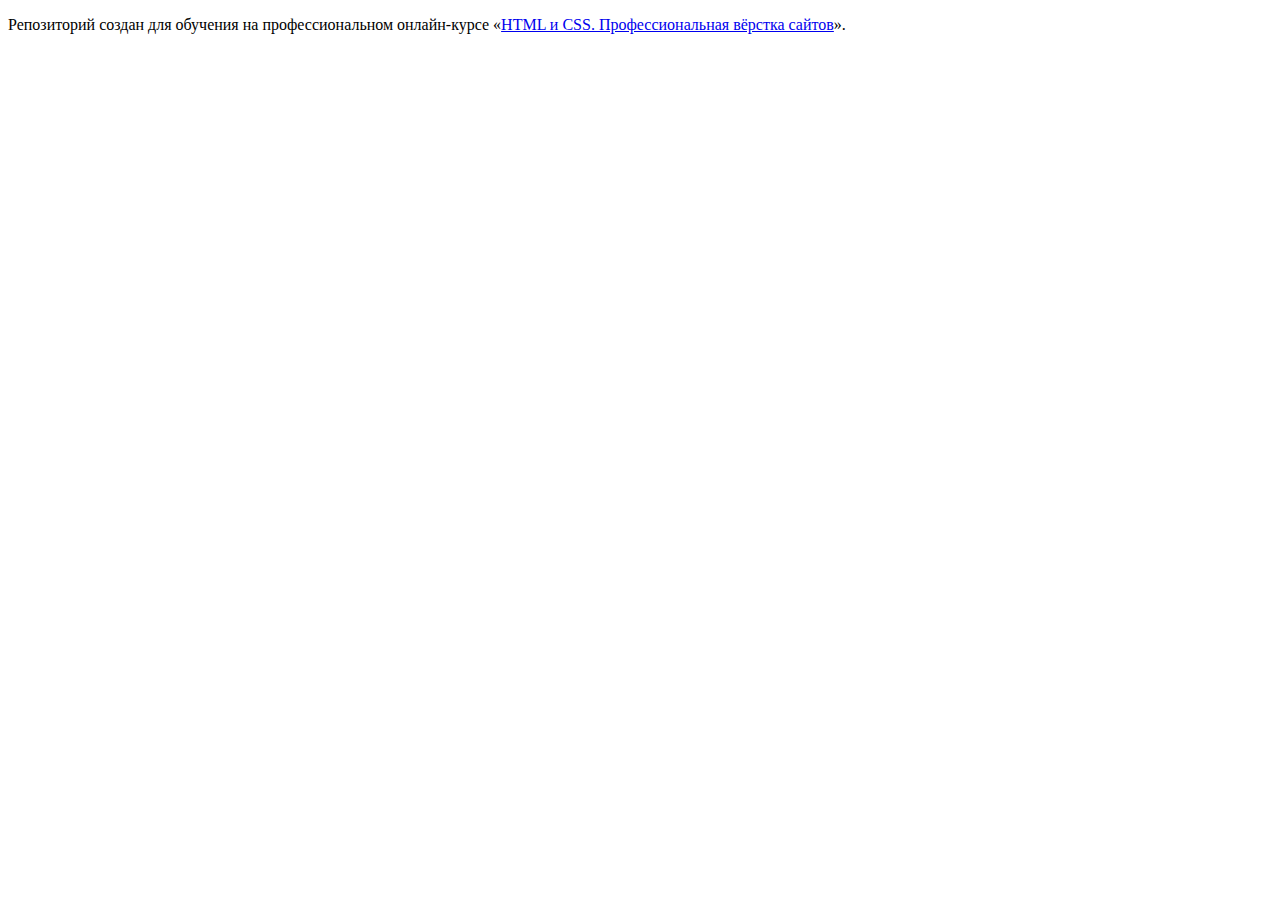
<file: index.html>
<!DOCTYPE html>
<html lang="ru">
  <head>
    <meta charset="utf-8">
    <title>HTML Academy: Седона</title>
  </head>
  <body>

    <p>Репозиторий создан для обучения на профессиональном онлайн‑курсе «<a href="https://htmlacademy.ru/intensive/htmlcss">HTML и CSS. Профессиональная вёрстка сайтов</a>».</p>

  </body>
</html>
</file>
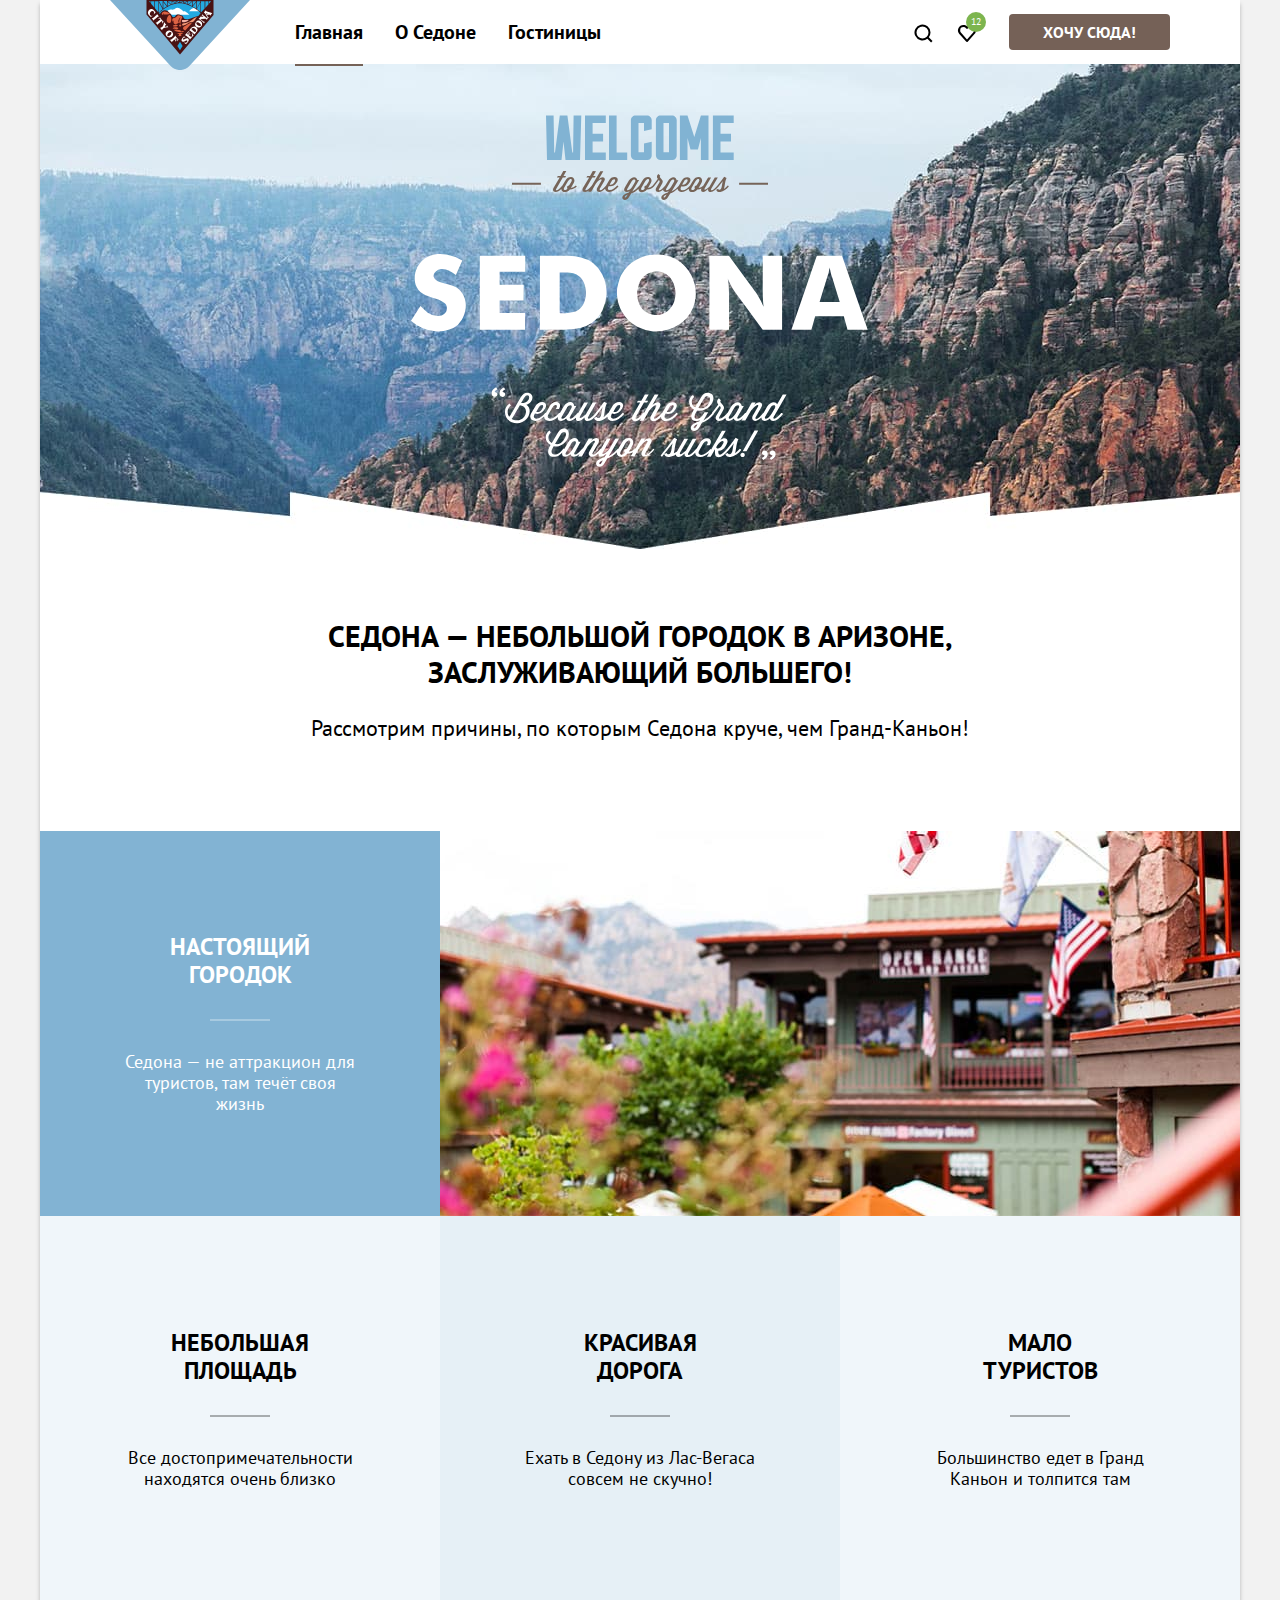
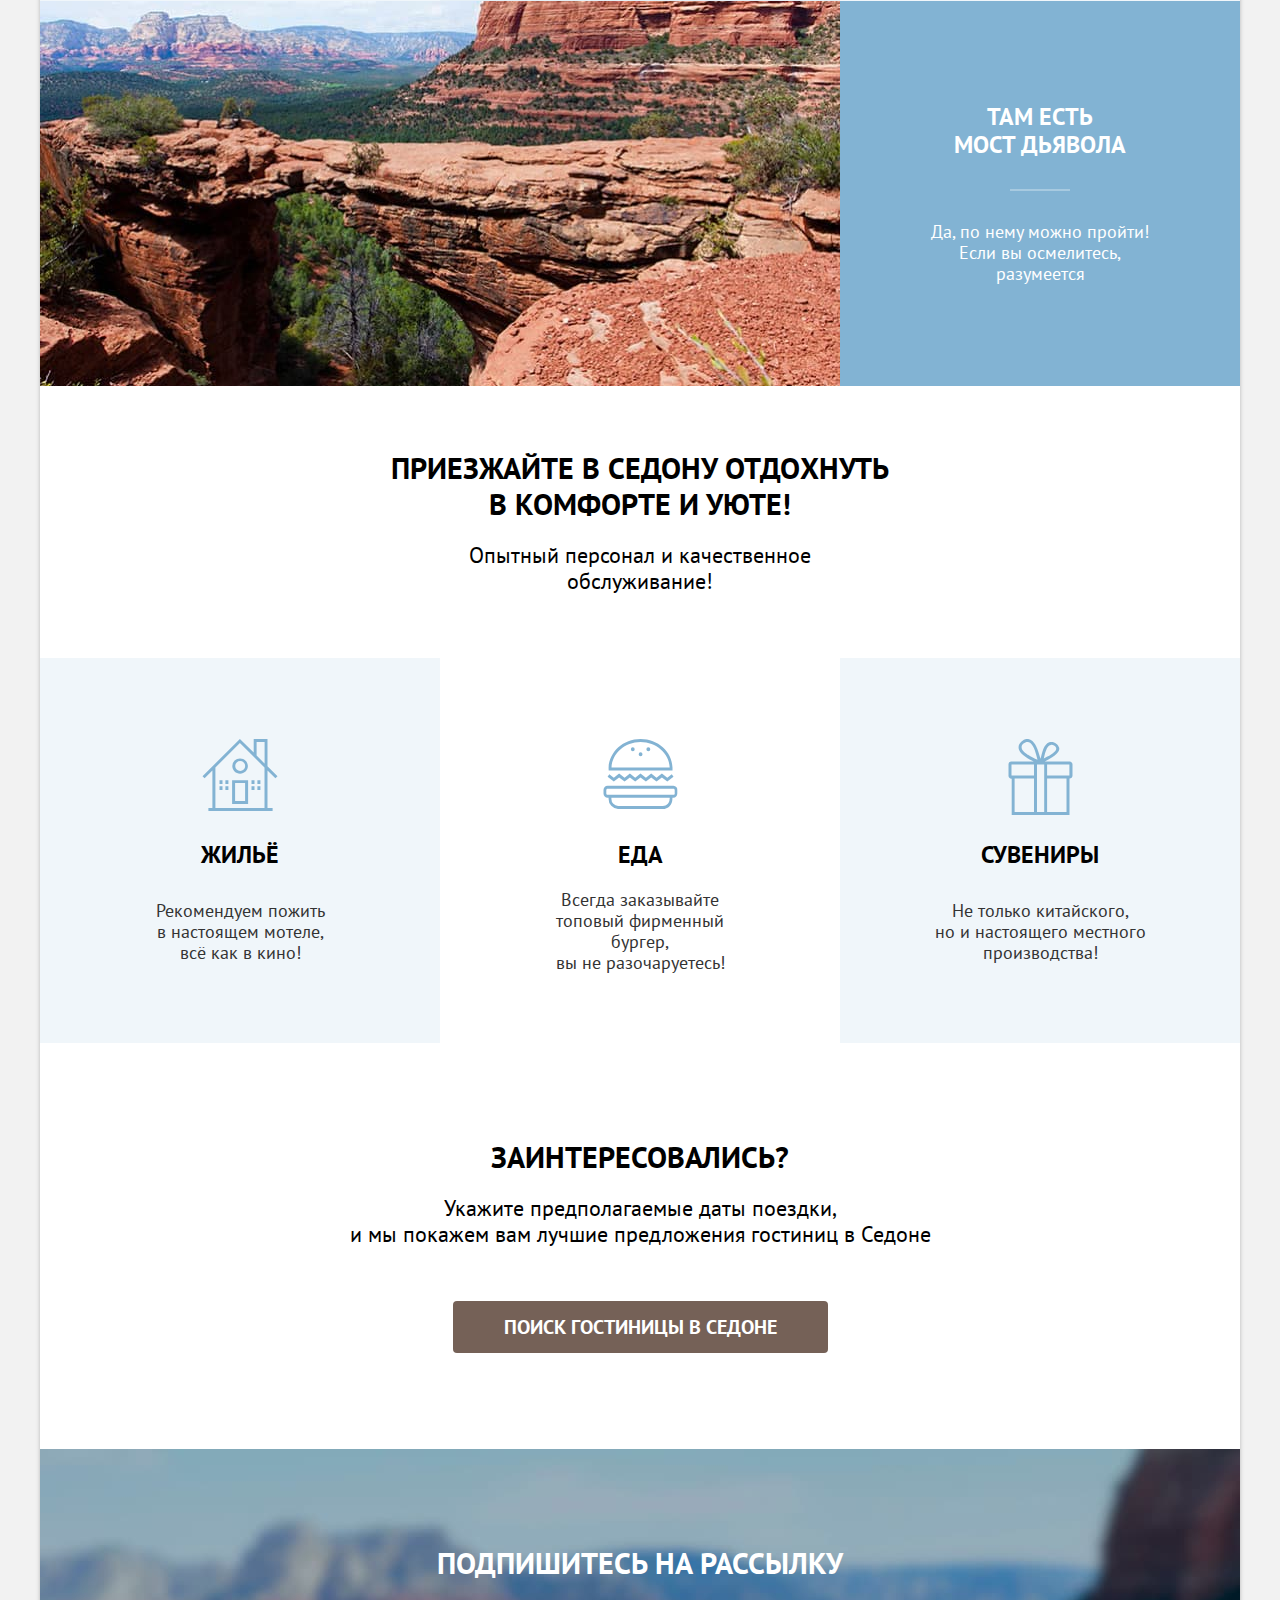
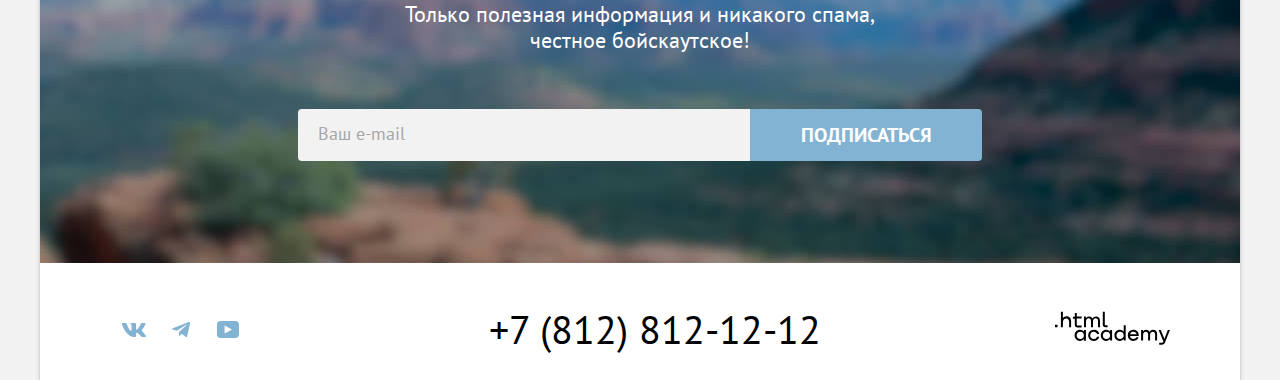
<file: 1/index.html>
<!DOCTYPE html>
<html lang="ru">

  <head>
    <meta charset="utf-8">
    <link rel="icon" type="image/png" sizes="32x32" href="images/favicon.png">
    <title>HTML Academy: Седона</title>
    <link rel="stylesheet" href="styles/styles.css">
    <base href="https://htmlacademy-htmlcss.github.io/2631655-sedona-2/1/">
</head>

  <body>

    <header class="page-header" data-test="header">
      <nav class="navigation">

        <a class="page-header__logo" href="index.html" aria-current="page"><img src="images/logo.svg" width="140"
            height="70"
            alt="Логотип: изображен в виде перевернутой пирамиды внутри которой изображены горы, а нижняя часть пирамиды изображена в виде моста"><span
            class="visually-hidden">Логотип сайта</span></a>
        <ul class="navigation__list">
          <li class="navigation__item navigation__item-main"><a class="navigation__link" href="#"
              aria-current="page">Главная</a></li>
          <li class="navigation__item"><a class="navigation__link" href="#">О Седоне</a></li>
          <li class="navigation__item"><a class="navigation__link" href="catalog.html">Гостиницы</a></li>
        </ul>

        <ul class="navigation__list navigation-user">
          <li class="navigation__item"><a class="navigation-user__link search-icon" href="#"><svg role="img"
                aria-label="Иконка поиска в виде лупы" aria-hidden="true" focusable="false"
                xmlns="http://www.w3.org/2000/svg" width="20" height="20" viewBox="0 0 20 20">
                <path
                  d="m19.5 18-3.7-3.7a8 8 0 0 0 1.7-4.8 8 8 0 1 0-3.1 6.3l3.7 3.7 1.4-1.5Zm-10-2.5a6 6 0 0 1-6-6 6 6 0 0 1 12 0 6 6 0 0 1-6 6Z" />
              </svg>
              <span class="visually-hidden">Поиск</span></a></li>
          <li class="navigation__item"><a class="navigation-user__link favorite-icon" href="#">
              <span class="visually-hidden">Избранное</span>
              <svg role="img" aria-label="Иконка избранного в виде сердечка" aria-hidden="true" focusable="false"
                xmlns="http://www.w3.org/2000/svg" width="20" height="20" viewBox="0 0 20 20">
                <path
                  d="M9.9 19a1 1 0 0 1-.8-.4l-7-7.9A5.4 5.4 0 0 1 6.5 2C7.8 2 9 2.5 10 3.3a5.5 5.5 0 0 1 9 4.1c0 1.3-.5 2.5-1.3 3.4l-7 7.9c-.2.2-.4.3-.8.3Zm-6-9.5 6.1 6.9 6.2-7c.5-.5.7-1.2.7-2 0-1.8-1.5-3.3-3.3-3.3-1 0-2 .5-2.7 1.3-.3.3-.6.4-.9.4-.3 0-.6-.2-.8-.4a3.7 3.7 0 0 0-2.7-1.3 3.3 3.3 0 0 0-3.3 3.3c-.1.9.3 1.6.7 2.1-.1 0-.1 0 0 0Z" />
              </svg></a><span class="favorite-icon__product-count">12</span></li>
          <li class="navigation__item"><a class="button navigation-user__link navigation-user__link-wanna-here"
              href="#">хочу сюда!</a></li>
        </ul>
      </nav>
    </header>

    <main class="main-page" data-test="main">

      <section class="hero" data-test="hero">
        <h1 class="visually-hidden">Седона — небольшой городок в Аризоне</h1>
        <img class="hero__img" src="images/welcome.svg" width="458" height="352"
          alt="Welcome to the gorgeous Sedona Because the Grand Canyon sucks!">
      </section>

      <section class="advantages" data-test="advantages">
        <h2 class="visually-hidden">Преимущества</h2>
        <h3 class="advantages__main-header">cедона — небольшой городок в аризоне, заслуживающий большего!</h3>
        <p class="advantages__main-text">Рассмотрим причины, по которым Седона круче, чем Гранд-Каньон!</p>


        <ul class="advantages__list">
          <li class="advantages__item">
            <div class="advantages__top-container">
              <h3 class="advantages__header">настоящий городок</h3>
              <p class="advantages__text">Седона — не аттракцион для туристов, там течёт своя
                жизнь</p>
            </div>
            <img class="advantages__img" src="images/true_town.jpg" width="800" height="385"
              alt="Двухэтажная постройка с кафе или рестораном">
          </li>

          <li class="advantages__item">
            <h3 class="advantages__header">небольшая площадь</h3>
            <p class="advantages__text">Все достопримечательности находятся очень близко</p>
          </li>
          <li class="advantages__item">
            <h3 class="advantages__header">красивая дорога</h3>
            <p class="advantages__text">Ехать в Седону из Лас-Вегаса совсем не скучно!</p>
          </li>
          <li class="advantages__item">
            <h3 class="advantages__header">мало туристов</h3>
            <p class="advantages__text">Большинство едет в Гранд Каньон и толпится там</p>
          </li>

          <li class="advantages__item">
            <img class="advantages__img" width="800" height="385" src="images/devil_bridge.jpg"
              alt="«Мост дьявола» из горных пород на фоне других гор">
            <div class="advantages__bottom-container">
              <h3 class="advantages__header">там есть мост дьявола</h3>
              <p class="advantages__text">Да, по нему можно пройти! Если вы осмелитесь,
                разумеется
              </p>
            </div>
          </li>
        </ul>
      </section>



      <section class="recommendations">
        <h2 class="recommendations__header">приезжайте в седону отдохнуть в комфорте и уюте!</h2>
        <p class="recommendations__main-text">Опытный персонал и качественное обслуживание!</p>


        <ul class="recommendations__list" data-test="service">
          <li class="recommendations__item">
            <span class="recommendations__description">жильё</span>
            <p class="recommendations__text">Рекомендуем пожить в&nbsp;настоящем мотеле,<br>всё как в кино!</p>
          </li>
          <li class="recommendations__item">
            <span class="recommendations__description">еда</span>
            <p class="recommendations__text">Всегда заказывайте<br>топовый фирменный бургер,<br>вы не разочаруетесь!</p>
          </li>
          <li class="recommendations__item">
            <span class="recommendations__description">сувениры</span>
            <p class="recommendations__text">Не только китайского,<br>но и настоящего местного производства!</p>
          </li>
        </ul>
      </section>



      <section class="hotel-search" data-test="search">
        <div class="hotel-search__container">
          <h2 class="visually-hidden">Поиск гостиницы</h2>
          <span class="hotel-search__subtitle">Заинтересовались?</span>
          <p class="hotel-search__text">Укажите предполагаемые даты поездки,<br>и мы покажем вам лучшие предложения
            гостиниц
            в
            Седоне</p>
          <button class="hotel-search__button button" type="button">поиск гостиницы в седоне</button>
        </div>
      </section>

      <section class="newsletter" data-test="subscribe">
        <h2 class="visually-hidden">Новостная рассылка</h2>
        <span class="newsletter__header">подпишитесь на рассылку</span>
        <p class="newsletter__text">Только полезная информация и никакого спама, честное бойскаутское!</p>
        <form class="newsletter__form" action="https://echo.htmlacademy.ru/" method="post">
          <label class="visually-hidden" for="newsletter-email">Email</label>
          <input type="email" placeholder="Ваш e-mail" name="newsletter-date" id="newsletter-email" required><button
            class="newsletter__button button" type="submit">подписаться</button>
        </form>
      </section>
    </main>

    <footer class="footer" data-test="footer">
      <div class="footer__container">
        <section class="footer__social">
          <h2 class="visually-hidden">Социальные сети</h2>
          <ul class="footer__list">
            <li class="footer__item"><a class="footer__link-socials link-socials__vk"
                href="https://vk.com/htmlacademy"><svg role="img" aria-label="Логотип сайта Вконтакте"
                  xmlns="http://www.w3.org/2000/svg" width="24" height="14" viewBox="0 0 24 14">
                  <path fill-rule="evenodd"
                    d="M23.4 1c.2-.6 0-1-.7-1H20c-.6 0-1 .3-1.1.7 0 0-1.3 3.2-3.2 5.3-.7.6-1 .8-1.3.8-.1 0-.4-.2-.4-.7V.9c0-.6-.2-.9-.7-.9H9.2c-.5 0-.7.3-.7.6 0 .6 1 .8 1 2.5V7c0 .8-.1 1-.5 1-.9 0-3-3.2-4.3-6.9-.3-.7-.5-1-1.2-1H1C.1 0 0 .3 0 .7c0 .7.9 4.1 4.1 8.6 2.2 3 5.3 4.7 8 4.7 1.7 0 2-.4 2-1v-2.3c0-.8 0-.9.6-.9.4 0 1 .2 2.6 1.7 1.8 1.7 2.1 2.5 3.1 2.5H23c.8 0 1.2-.4 1-1.1-.3-.7-1.1-1.8-2.3-3L20 8c-.4-.5-.3-.7 0-1.1 0 0 3.2-4.4 3.5-6Z"
                    clip-rule="evenodd" />
                </svg>
                <span class="visually-hidden">Вконтакте</span>
              </a>
            </li>
            <li class="footer__item"><a class="footer__link-socials link-socials__telegram"
                href="https://t.me/htmlacademy"><svg role="img" aria-label="Логотип программы Телеграм"
                  xmlns="http://www.w3.org/2000/svg" width="18" height="16" viewBox="0 0 18 16">
                  <path
                    d="M16.8.1.8 6.2c-1 .5-1 1-.2 1.4l4.1 1.2 9.5-6c.5-.2.9 0 .5.2l-7.6 7-.3 4.2c.4 0 .6-.2.8-.4l2-2 4.1 3c.8.5 1.3.3 1.5-.6L18 1.4c.3-1.1-.4-1.6-1.1-1.3Z" />
                </svg>
                <span class="visually-hidden">Телеграм</span>
              </a>
            </li>
            <li class="footer__item"><a class="footer__link-socials link-socials__youtube"
                href="https://www.youtube.com/user/htmlacademyru">
                <svg role="img" aria-label="Логотип сайта Ютуб" xmlns="http://www.w3.org/2000/svg" width="22"
                  height="17" viewBox="0 0 22 17">
                  <path
                    d="M18.6 0H3.2C1.3 0 0 1.6 0 3.4v10c0 2 1.3 3.6 3.2 3.6h15.6c1.7 0 3.2-1.6 3.2-3.4V3.4C21.8 1.6 20.5 0 18.6 0Zm-11 12.5v-8l7.4 4-7.3 4Z" />
                </svg>
                <span class="visually-hidden">Ютуб</span>
              </a>
            </li>
          </ul>
        </section>

        <section class="footer__contacts">
          <h2 class="visually-hidden">Контакты</h2>
          <a class="footer__phone" href="tel:+7(812)812-12-12">+7 (812) 812-12-12</a>
        </section>

        <section class="footer__about">
      <h2 class="visually-hidden">Логотип сайта разработчика</h2>
          <a class="footer__about-link" href="https://htmlacademy.ru/"><svg role="img"
              aria-label="Логотип сайта разработчика HTML Academy" xmlns="http://www.w3.org/2000/svg" width="115"
              height="34" viewBox="0 0 115 34">
              <path
                d="M0 13.7v2.6h2.5v-2.6H0ZM11.6 5.3C10 5.3 8.8 6 8 7h-.1V.8h-2v15.5h2V11c0-2 1.3-3.6 3.3-3.6 1.8 0 2.9 1.4 2.9 3.2v5.7h2v-6c.1-3-1.8-5-4.5-5ZM26.6 5.6h-4.8V2h-2v3.8h-1.9v2h1.9v6c0 1.7 1 2.7 2.7 2.7h4.1v-2h-3.7c-.7 0-1.1-.4-1.1-1V7.5h4.8v-2ZM41.1 5.4c-1.6 0-2.9.8-3.5 2.1h-.1a3.7 3.7 0 0 0-3.4-2c-1.4 0-2.5.7-3.1 1.7h-.1V5.6H29v10.6h2v-5.4c0-2 1-3.5 2.6-3.5 1.5 0 2.4 1 2.4 2.6v6.3h2v-5.6c0-2.4 1.4-3.3 2.6-3.3 1.5 0 2.4 1 2.4 2.6v6.3h2V9.7c.1-2.5-1.4-4.3-3.9-4.3ZM47.8 13.5c0 1.7 1 2.7 2.8 2.7h2v-2h-1.7c-.7 0-1.1-.4-1.1-1V.7h-2v12.7ZM28.9 20.5a4.9 4.9 0 0 0-3.9-1.8c-3.1 0-5.4 2.3-5.4 5.6S21.9 30 25 30c1.8 0 3-.8 3.8-1.9h.1v1.6h2V19h-2v1.5ZM25.3 28a3.5 3.5 0 0 1-3.6-3.6c0-2 1.4-3.6 3.6-3.6s3.6 1.6 3.6 3.6-1.4 3.6-3.6 3.6ZM44.2 22.8c-.5-2.4-2.6-4-5.4-4a5.4 5.4 0 0 0-5.6 5.5c0 3.1 2.2 5.6 5.6 5.6 2.8 0 4.9-1.8 5.4-4.2h-2.1a3.4 3.4 0 0 1-3.3 2.3 3.5 3.5 0 0 1-3.6-3.6c0-2 1.4-3.6 3.6-3.6 1.6 0 2.8 1 3.3 2.2h2.1v-.2ZM55.1 20.5a4.9 4.9 0 0 0-3.9-1.8c-3.1 0-5.4 2.3-5.4 5.6s2.3 5.6 5.4 5.6c1.8 0 3-.8 3.8-1.9h.1v1.6h2V19h-2v1.5ZM51.5 28a3.5 3.5 0 0 1-3.6-3.6c0-2 1.4-3.6 3.6-3.6s3.6 1.6 3.6 3.6-1.5 3.6-3.6 3.6ZM68.7 20.6a5 5 0 0 0-3.9-1.9c-3.1 0-5.4 2.3-5.4 5.6s2.2 5.6 5.4 5.6c1.7 0 3-.8 3.8-1.8h.1v1.5h2V14.2h-2v6.4ZM65.1 28a3.5 3.5 0 0 1-3.6-3.6c0-2 1.4-3.6 3.6-3.6s3.6 1.6 3.6 3.6c-.1 2-1.5 3.6-3.6 3.6ZM78.3 18.7a5.4 5.4 0 0 0-5.5 5.6c0 3 2.1 5.6 5.5 5.6 2.5 0 4.5-1.3 5.2-3.6h-2.1c-.5 1-1.6 1.6-3 1.6-1.9 0-3.3-1.3-3.4-2.9h8.8c.2-3.6-2-6.3-5.5-6.3Zm0 2c1.7 0 3 1 3.3 2.5h-6.5a3.2 3.2 0 0 1 3.2-2.6ZM98.2 18.7a4 4 0 0 0-3.6 2h-.1c-.6-1.2-1.8-2-3.4-2-1.4 0-2.5.7-3.1 1.8V19h-1.9v10.6h2v-5.4c0-2 1-3.4 2.6-3.5 1.5 0 2.4 1 2.4 2.6v6.3h2V24c0-2.4 1.4-3.3 2.6-3.3 1.5 0 2.4 1 2.4 2.6v6.3h2v-6.5c.1-2.6-1.4-4.4-3.9-4.4ZM109.4 27.8l-3.6-8.9h-2.2l4.8 11.6c-.3 1-.7 1.2-1.7 1.2h-2.5v2h2.5c1.8 0 2.8-.8 3.5-2.6l4.7-12.2h-2.1l-3.4 9Z" />
            </svg>
            <span class="visually-hidden">Логотип HTML Academy</span>
          </a>
        </section>
      </div>

    </footer>

    <div class="modal__container">
      <div class="modal modal__search-hotel">
        <h2 class="modal__title">поиск гостиницы в седоне</h2>
        <button class="button modal__close-button" type="button"></button>
        <form class="modal__form" action="https://echo.htmlacademy.ru/" method="post">

          <div class="modal__date-wrapper">
            <label class="modal__label modal__date-label" for="date-check-in">Дата Заезда:</label>
            <input class="modal__input modal__input-date" type="text" placeholder="Укажите дату" value="27 апреля 2020"
              name="date-check-in" id="date-check-in" required>
            <span class="modal__input-text modal__input--error">Мы не можем отправить вас в прошлое.</span>
          </div>

          <div class="modal__date-wrapper">
            <label class="modal__label modal__date-label" for="date-check-out">Дата Выезда:</label>
            <input class="modal__input modal__input-date" type="text" placeholder="Укажите дату" value="1 сентября 2023"
              name="date-check-out" id="date-check-out" required>
            <span class="modal__input-text">На эти даты есть свободные номера. Пока есть.</span>
          </div>

          <div class="modal__human-counts-wrapper">
            <div class="modal__adults-wrapper">
              <label class="modal__label" for="adults">Взрослые:</label>
              <div class="modal__button-wrapper">
                <button class="modal__button-minus" type="button"></button>
              </div>
              <input class="modal__input" type="number" name="adults" id="adults" placeholder="1" value="2" required>
              <div class="modal__button-wrapper">
                <button class="modal__button-plus" type="button"></button>
              </div>
            </div>

            <div class="modal__kids-wrapper">
              <label class="modal__label modal__kids" for="kids">Дети:</label>
              <span class="tooltip">
                <button class="tooltip-toggle" type="button" aria-labelledby="tooltip-label-kids"></button>
                <span class="tooltip-text" role="tooltip" id="tooltip-label-kids">Укажите количество детей, которые
                  будут с вами, возраст которых от 6 до 18 лет. Дети до 6 лет размещаются бесплатно.</span>
              </span>

              <div class="modal__button-wrapper">
                <button class="modal__button-minus" type="button"></button>
              </div>
              <input class="modal__input" type="number" name="kids" id="kids" placeholder="0" value="2" required>
              <div class="modal__button-wrapper">
                <button class="modal__button-plus" type="button"></button>
              </div>
            </div>
          </div>

          <button class="button modal__button" type="submit">найти</button>
        </form>
      </div>
    </div>

  </body>

</html>
</file>
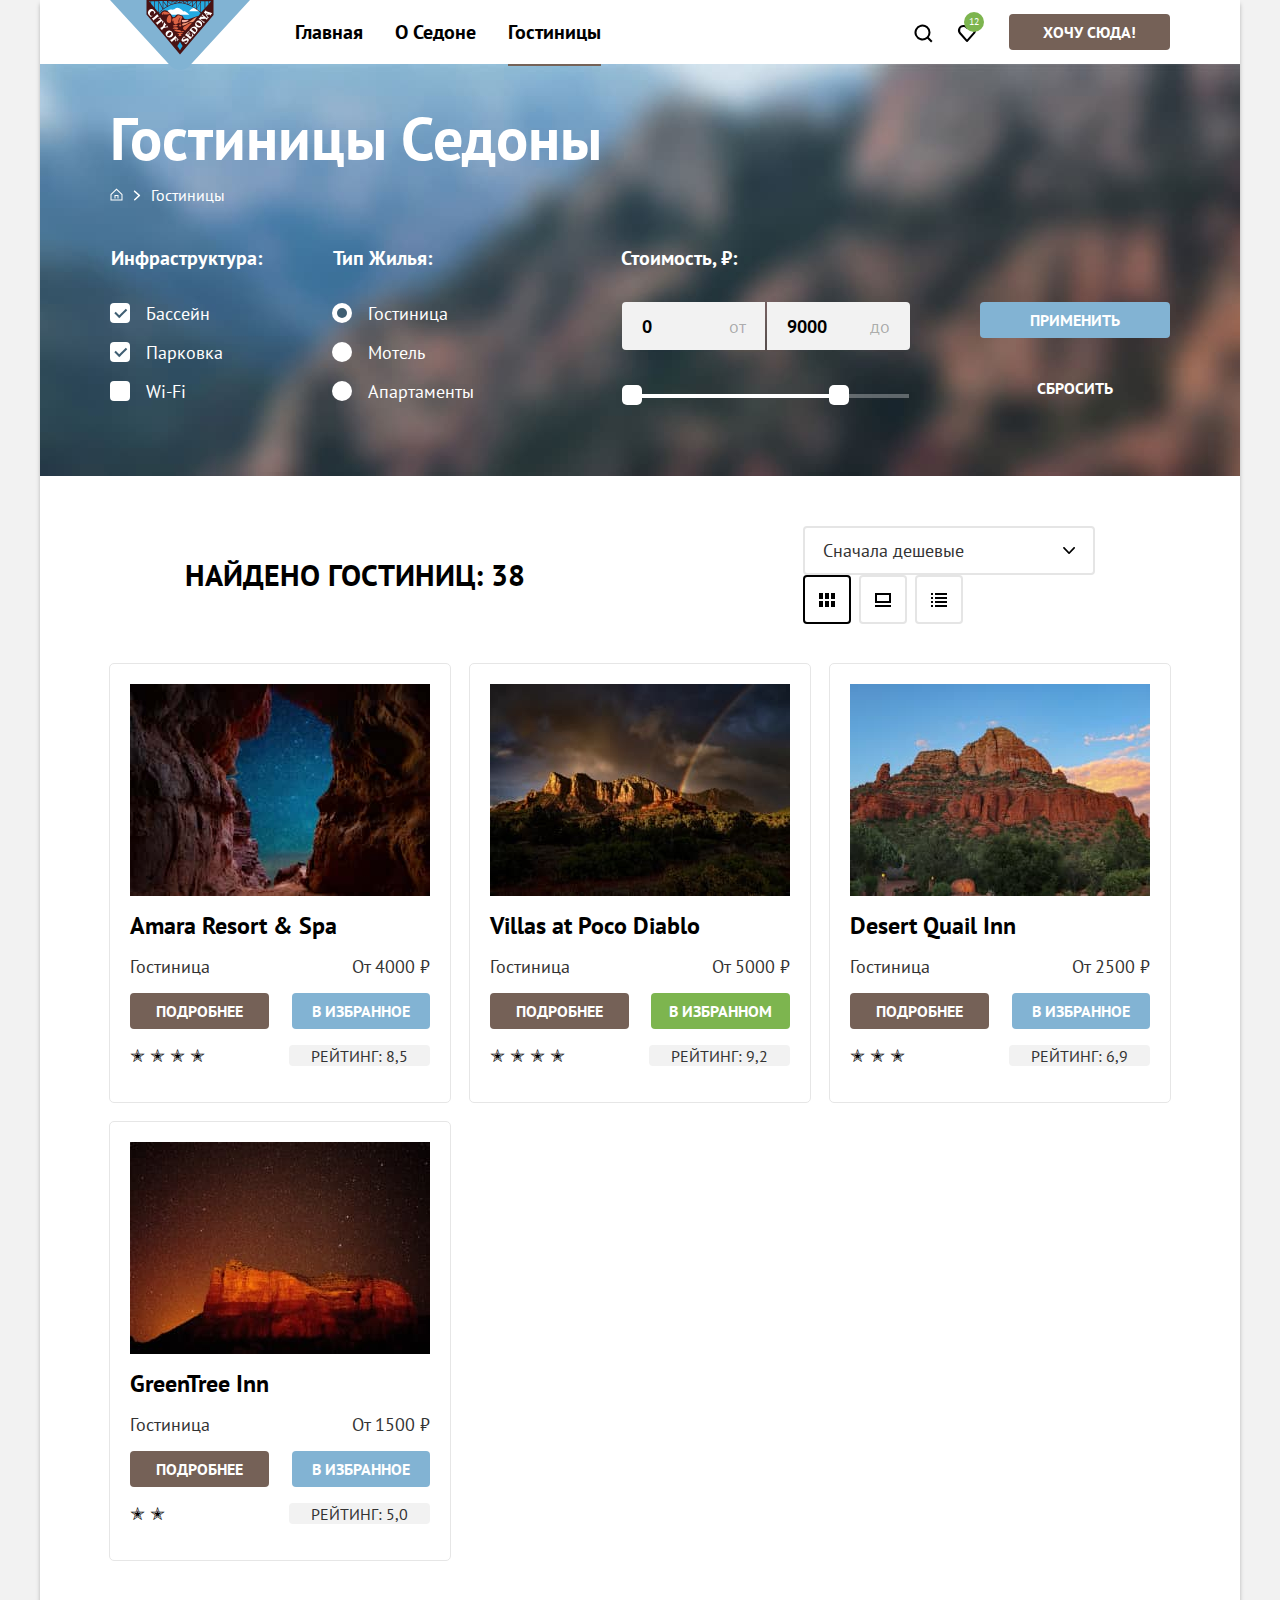
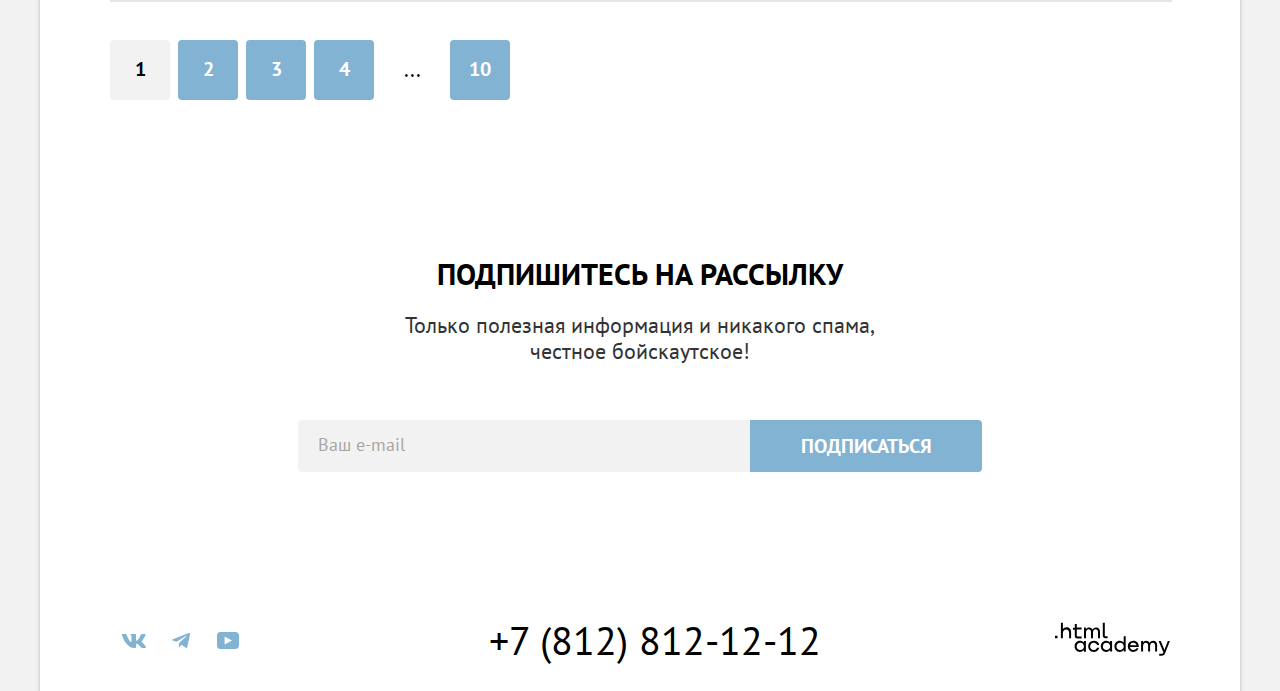
<file: catalog.html>
<!DOCTYPE html>
<html lang="ru">

  <head>
    <meta charset="utf-8">
    <link rel="icon" type="image/png" sizes="32x32" href="images/favicon.png">
    <title>HTML Academy: Седона</title>
    <link rel="stylesheet" href="styles/styles.css">
  </head>

  <body>
    <header class="page-header">
      <nav class="navigation">
        <a class="page-header__logo" href="index.html" aria-current="page">
          <img src="images/logo.svg" width="140" height="70"
            alt="Логотип: изображен в виде перевернутой пирамиды внутри которой изображены горы, а нижняя часть пирамиды изображена в виде моста"><span
            class="visually-hidden">Логотип сайта</span></a>
        <ul class="navigation__list">
          <li class="navigation__item">
            <a class="navigation__link" href="index.html">Главная</a>
          </li>
          <li class="navigation__item">
            <a class="navigation__link" href="#">О Седоне</a>
          </li>
          <li class="navigation__item navigation__item-catalog">
            <a class="navigation__link" href="#" aria-current="page">Гостиницы</a>
          </li>
        </ul>

        <ul class="navigation__list navigation-user">
          <li class="navigation__item">
            <a class="navigation-user__link search-icon" href="#"><svg aria-hidden="true" focusable="false"
                xmlns="http://www.w3.org/2000/svg" width="20" height="20" viewBox="0 0 20 20">
                <path
                  d="m19.5 18-3.7-3.7a8 8 0 0 0 1.7-4.8 8 8 0 1 0-3.1 6.3l3.7 3.7 1.4-1.5Zm-10-2.5a6 6 0 0 1-6-6 6 6 0 0 1 12 0 6 6 0 0 1-6 6Z" />
              </svg>
              <span class="visually-hidden">Поиск</span></a>
          </li>
          <li class="navigation__item navigation__item-favorite"><a class="navigation-user__link favorite-icon"
              href="#">
              <span class="visually-hidden">Избранное</span>
              <svg role="img" aria-label="Иконка избранного в виде сердечка" aria-hidden="true" focusable="false"
                xmlns="http://www.w3.org/2000/svg" width="20" height="20" viewBox="0 0 20 20">
                <path
                  d="M9.9 19a1 1 0 0 1-.8-.4l-7-7.9A5.4 5.4 0 0 1 6.5 2C7.8 2 9 2.5 10 3.3a5.5 5.5 0 0 1 9 4.1c0 1.3-.5 2.5-1.3 3.4l-7 7.9c-.2.2-.4.3-.8.3Zm-6-9.5 6.1 6.9 6.2-7c.5-.5.7-1.2.7-2 0-1.8-1.5-3.3-3.3-3.3-1 0-2 .5-2.7 1.3-.3.3-.6.4-.9.4-.3 0-.6-.2-.8-.4a3.7 3.7 0 0 0-2.7-1.3 3.3 3.3 0 0 0-3.3 3.3c-.1.9.3 1.6.7 2.1-.1 0-.1 0 0 0Z" />
              </svg></a><span class="favorite-icon__product-count">12</span></li>
          <li class="navigation__item">
            <a class="button navigation-user__link navigation-user__link-wanna-here" href="#">хочу сюда!</a>
          </li>
        </ul>
      </nav>
    </header>

    <main class="main-page">
      <section class="catalog-services">
        <h1 class="catalog-services__header">Гостиницы Седоны</h1>
        <ul class="catalog-services-breadcrumbs__list">
          <li class="catalog-services-breadcrumbs__item">
            <a class="catalog-services-breadcrumbs__link catalog-services-breadcrumbs__home" href="index.html">
              <svg aria-label="Дом белого цвета с треугольной крышей" aria-hidden="true" focusable="false"
                xmlns="http://www.w3.org/2000/svg" width="13" height="13">
                <path d="m6.5.5-6 5.8v6.2h12V6.3L6.5.5Zm5 11h-10V6.7l5-4.8 5 4.8v4.8Z" />
                <path d="M4.5 10.5h1V8h2v2.5h1V7h-4v3.5Z" />
              </svg>
            </a>
          </li>
          <li class="catalog-services-breadcrumbs__item">
            <span class="catalog-services-breadcrumbs__link catalog-services-breadcrumbs__link--active">Гостиницы</span>
          </li>
        </ul>

        <h2 class="visually-hidden">Список услуг с фильтрами</h2>

        <form class="catalog-services__filter" action="https://echo.htmlacademy.ru/" method="get" data-test="filter">
          <div class="catalog__main-container">

            <div class="catalog-services__wrapper">
              <fieldset class="catalog-services__group">
                <legend class="catalog-services__title">Инфраструктура:</legend>
                <ul class="catalog-services__list">
                  <li class="catalog-services__item">
                    <label class="control">
                      <input class="control__input visually-hidden" type="checkbox" name="pool" checked>
                      <span class="control__mark"></span>
                      <span class="control__label">Бассейн</span>
                    </label>
                  </li>
                  <li class="catalog-services__item">
                    <label class="control">
                      <input class="control__input visually-hidden" type="checkbox" name="parking" checked>
                      <span class="control__mark"></span>
                      <span class="control__label">Парковка</span>
                    </label>
                  </li>
                  <li class="catalog-services__item">
                    <label class="control">
                      <input class="control__input visually-hidden" type="checkbox" name="wi-fi">
                      <span class="control__mark"></span>
                      <span class="control__label">Wi-Fi</span>
                    </label>
                  </li>
                </ul>
              </fieldset>

              <fieldset class="catalog-services__group">
                <legend class="catalog-services__title">Тип Жилья:</legend>
                <ul class="catalog-services__list">
                  <li class="catalog-services__item">
                    <label class="control">
                      <input class="control__input visually-hidden" type="radio" name="type-of-housing" value="hotel"
                        checked>
                      <span class="control__mark"></span>
                      <span class="control__label">Гостиница</span>
                    </label>
                  </li>
                  <li class="catalog-services__item">
                    <label class="control">
                      <input class="control__input visually-hidden" type="radio" name="type-of-housing" value="hostel">
                      <span class="control__mark"></span>
                      <span class="control__label">Мотель</span>
                    </label>
                  </li>
                  <li class="catalog-services__item">
                    <label class="control">
                      <input class="control__input visually-hidden" type="radio" name="type-of-housing"
                        value="apartments">
                      <span class="control__mark"></span>
                      <span class="control__label">Апартаменты</span>
                    </label>
                  </li>
                </ul>
              </fieldset>
            </div>

            <div class="catalog-services__wrapper">
              <fieldset class="catalog-services__group">
                <legend class="catalog-services__title">Стоимость, ₽:</legend>
                <ul class="catalog-services__list catalog-services__price-list">
                  <li class="catalog-services__item">
                    <label class="min-range"><input class="range__input" type="number" placeholder="0"
                        name="start-price"></label>
                  </li>
                  <li class="catalog-services__item">
                    <label class="max-range"><input class="range__input" type="number" placeholder="9000"
                        name="end-price"></label>
                  </li>
                </ul>
                <div class="catalog-services__range" role="slider" aria-valuenow="0" aria-valuemin="0" aria-valuemax="9000">
                  <span class="visually-hidden">Слайдер диапазона цен</span>
                  <div class="catalog-services__range-scale">
                    <div class="catalog-services__range-bar" style="left: 0; width: 227px">
                      <button class="catalog-services__range-toggle catalog-services__range-toggle--min"
                        type="button"><span class="visually-hidden">"Ползунок для регулировки минимальной
                          цены"</span></button>
                      <button class="catalog-services__range-toggle catalog-services__range-toggle--max"
                        type="button"><span class="visually-hidden" >"Ползунок для регулировки максимальной
                          цены"</span></button>
                    </div>
                  </div>
                </div>
              </fieldset>
              <div class="catalog__buttons-container">
                <button class="button catalog-services__button catalog-services__button--secondary" type="submit">
                  применить
                </button>
                <button class="button catalog-services__button catalog-services__button--transparent" type="reset">
                  сбросить
                </button>
              </div>
            </div>
          </div>
        </form>
      </section>


      <section class="sorting">
        <h2 class="visually-hidden">Результат сортировки</h2>
        <span class="sorting__result">Найдено гостиниц: 38</span>

        <div class="sorting__wrapper">
          <select class="select-control" name="sorting-menu" aria-label="Сортировка">
            <option value="popular-first">Сначала дешевые</option>
            <option value="cheap-first">Сначала дорогие</option>
            <option value="expensive-first">Сначала популярные</option>
          </select>

          <ul class="sorting__list">
            <li class="sorting__item">
              <a class="button sorting__button sorting__button-cards" href="catalog.html?view=card"><svg
                  xmlns="http://www.w3.org/2000/svg" width="16" height="14" aria-hidden="true" viewBox="0 0 16 14">
                  <g clip-path="url(#a)">
                    <path d="M4 0H0v6h4V0Zm12 0h-4v6h4V0Zm-6 0H6v6h4V0ZM4 8H0v6h4V8Zm12 0h-4v6h4V8Zm-6 0H6v6h4V8Z" />
                  </g>
                  <defs>
                    <clipPath>
                      <path d="M0 0h16v14H0z" />
                    </clipPath>
                  </defs>
                </svg><span class="visually-hidden">Показать карточками</span></a>
            </li>
            <li class="sorting__item">
              <a class="button sorting__button sorting__button-onebyone" href="catalog.html?view=tile"><svg
                  xmlns="http://www.w3.org/2000/svg" width="16" height="14" aria-hidden="true" viewBox="0 0 16 14">
                  <g clip-path="url(#a)">
                    <path d="M16 12H0v2h16v-2ZM14 2v6H2V2h12Zm2-2H0v10h16V0Z" />
                  </g>
                  <defs>
                    <clipPath>
                      <path d="M0 0h16v14H0z" />
                    </clipPath>
                  </defs>
                </svg><span class="visually-hidden">Показать по одному</span></a>
            </li>
            <li class="sorting__item">
              <a class="button sorting__button sorting__button-list" href="catalog.html?view=list"><svg
                  xmlns="http://www.w3.org/2000/svg" width="16" height="14" aria-hidden="true" viewBox="0 0 16 14">
                  <g clip-path="url(#a)">
                    <path
                      d="M2 0H0v2h2V0Zm14 0H4v2h12V0ZM2 4H0v2h2V4Zm14 0H4v2h12V4ZM2 8H0v2h2V8Zm14 0H4v2h12V8ZM2 12H0v2h2v-2Zm14 0H4v2h12v-2Z" />
                  </g>
                  <defs>
                    <clipPath>
                      <path d="M0 0h16v14H0z" />
                    </clipPath>
                  </defs>
                </svg><span class="visually-hidden">Показать списком</span></a>
            </li>
          </ul>
        </div>
      </section>

      <section class="services" data-test="catalog">
        <ul class="services__list">
          <li class="services-card">
            <a class="services-card__link-image" href="#">
              <img class="services-card__image" src="images/amara_resort_&_spa.jpg" width="300" height="212"
                alt="Вид на ночное небо со звездами между двух скалистых гор">
              <h3 class="services-card__heading">Amara Resort & Spa</h3>
            </a>
            <div class="services-card-name-container">
              <span class="services-card__name">Гостиница</span>
              <span class="services-card__price">От 4000 ₽</span>
            </div>

            <div class="services-card-button-container">
              <a class="button services-card__link services-card__link--primary" href="#">подробнее</a>
              <button class="button services-card__favorite services-card__button-favorite--secondary" type="button">
                в избранное
              </button>
            </div>

            <div class="services-card-rating-container">
              <span class="services-card__stars">✭ ✭ ✭ ✭</span>
              <span class="services-card__rating">Рейтинг: 8,5</span>
            </div>
          </li>

          <li class="services-card">
            <a class="services-card__link-image" href="#">
              <img class="services-card__image" src="images/villas_at_poco_diablo.jpg" width="300" height="212"
                alt="Вид из далека, вначале изображено множество деревьев в тени, а вдали изображена гора на которую падают лучи солнца. На небе тучи с ели заметной радугой">
              <h3 class="services-card__heading">Villas at Poco Diablo</h3>
            </a>

            <div class="services-card-name-container">
              <span class="services-card__name">Гостиница</span>
              <span class="services-card__price">От 5000 ₽</span>
            </div>

            <div class="services-card-button-container">
              <a class="button services-card__link services-card__link--primary" href="#">подробнее</a>
              <button class="button services-card__favorite services-card__button-favorite--selected" type="button">
                в избранном
              </button>
            </div>

            <div class="services-card-rating-container">
              <span class="services-card__stars">✭ ✭ ✭ ✭</span>
              <span class="services-card__rating">Рейтинг: 9,2</span>
            </div>
          </li>

          <li class="services-card">
            <a class="services-card__link-image" href="#">
              <img class="services-card__image" src="images/desert_quail_inn.jpg" width="300" height="212"
                alt="Вид из далека, вначале изображено множество деревьев, а сразу за ними глиняная гора. Небо голубое с небольшим количество туч позади">
              <h3 class="services-card__heading">Desert Quail Inn</h3>
            </a>

            <div class="services-card-name-container">
              <span class="services-card__name">Гостиница</span>
              <span class="services-card__price">От 2500 ₽</span>
            </div>

            <div class="services-card-button-container">
              <a class="button services-card__link services-card__link--primary" href="#">подробнее</a>
              <button class="button services-card__favorite services-card__button-favorite--secondary" type="button">
                в избранное
              </button>
            </div>

            <div class="services-card-rating-container">
              <span class="services-card__stars">✭ ✭ ✭</span>
              <span class="services-card__rating">Рейтинг: 6,9</span>
            </div>
          </li>

          <li class="services-card">
            <a class="services-card__link-image" href="#">
              <img class="services-card__image" src="images/green_tree_inn.jpg" width="300" height="212"
                alt="Гора на фоне звездного ночного неба на которую падает слева свет от солнца">
              <h3 class="services-card__heading">GreenTree Inn</h3>
            </a>

            <div class="services-card-name-container">
              <span class="services-card__name">Гостиница</span>
              <span class="services-card__price">От 1500 ₽</span>
            </div>

            <div class="services-card-button-container">
              <a class="button services-card__link services-card__link--primary" href="#">подробнее</a>
              <button class="button services-card__favorite services-card__button-favorite--secondary" type="button">
                в избранное
              </button>
            </div>

            <div class="services-card-rating-container">
              <span class="services-card__stars">✭ ✭</span>
              <span class="services-card__rating">Рейтинг: 5,0</span>
            </div>
          </li>
        </ul>
      </section>

      <ul class="pagination">
        <li class="pagination__item">
          <span class="pagination__link pagination__link--active">1</span>
        </li>
        <li class="pagination__item">
          <a class="pagination__link" href="#">2</a>
        </li>
        <li class="pagination__item">
          <a class="pagination__link" href="#">3</a>
        </li>
        <li class="pagination__item">
          <a class="pagination__link" href="#">4</a>
        </li>
        <li class="pagination__item">
          <span class="pagination__link-dots">...</span>
        </li>
        <li class="pagination__item">
          <a class="pagination__link" href="#">10</a>
        </li>
      </ul>
    </main>

    <section class="newsletter newsletter-catalog" data-test="subscribe">
      <h2 class="visually-hidden">Новостная рассылка</h2>
      <span class="newsletter__header newsletter__header-catalog">подпишитесь на рассылку</span>
      <p class="newsletter__text newsletter__text-catalog">
        Только полезная информация и никакого спама, честное бойскаутское!
      </p>
      <label class="visually-hidden" for="newsletter-email">Email</label>
      <form class="newsletter__form" action="https://echo.htmlacademy.ru/" method="post">
        <input type="email" placeholder="Ваш e-mail" name="newsletter-date" id="newsletter-email" required><button
          class="newsletter__button button" type="submit">
          подписаться
        </button>
      </form>
    </section>

    <footer class="footer" data-test="footer">
      <div class="footer__container">
        <section class="footer__social">
          <h2 class="visually-hidden">Социальные сети</h2>
          <ul class="footer__list">
            <li class="footer__item"><a class="footer__link-socials link-socials__vk"
                href="https://vk.com/htmlacademy"><svg role="img" aria-label="Логотип сайта Вконтакте"
                  xmlns="http://www.w3.org/2000/svg" width="24" height="14" viewBox="0 0 24 14">
                  <path fill-rule="evenodd"
                    d="M23.4 1c.2-.6 0-1-.7-1H20c-.6 0-1 .3-1.1.7 0 0-1.3 3.2-3.2 5.3-.7.6-1 .8-1.3.8-.1 0-.4-.2-.4-.7V.9c0-.6-.2-.9-.7-.9H9.2c-.5 0-.7.3-.7.6 0 .6 1 .8 1 2.5V7c0 .8-.1 1-.5 1-.9 0-3-3.2-4.3-6.9-.3-.7-.5-1-1.2-1H1C.1 0 0 .3 0 .7c0 .7.9 4.1 4.1 8.6 2.2 3 5.3 4.7 8 4.7 1.7 0 2-.4 2-1v-2.3c0-.8 0-.9.6-.9.4 0 1 .2 2.6 1.7 1.8 1.7 2.1 2.5 3.1 2.5H23c.8 0 1.2-.4 1-1.1-.3-.7-1.1-1.8-2.3-3L20 8c-.4-.5-.3-.7 0-1.1 0 0 3.2-4.4 3.5-6Z"
                    clip-rule="evenodd" />
                </svg>
                <span class="visually-hidden">Вконтакте</span>
              </a>
            </li>
            <li class="footer__item"><a class="footer__link-socials link-socials__telegram"
                href="https://t.me/htmlacademy"><svg role="img" aria-label="Логотип программы Телеграм"
                  xmlns="http://www.w3.org/2000/svg" width="18" height="16" viewBox="0 0 18 16">
                  <path
                    d="M16.8.1.8 6.2c-1 .5-1 1-.2 1.4l4.1 1.2 9.5-6c.5-.2.9 0 .5.2l-7.6 7-.3 4.2c.4 0 .6-.2.8-.4l2-2 4.1 3c.8.5 1.3.3 1.5-.6L18 1.4c.3-1.1-.4-1.6-1.1-1.3Z" />
                </svg>
                <span class="visually-hidden">Телеграм</span>
              </a>
            </li>
            <li class="footer__item"><a class="footer__link-socials link-socials__youtube"
                href="https://www.youtube.com/user/htmlacademyru">
                <svg role="img" aria-label="Логотип сайта Ютуб" xmlns="http://www.w3.org/2000/svg" width="22"
                  height="17" viewBox="0 0 22 17">
                  <path
                    d="M18.6 0H3.2C1.3 0 0 1.6 0 3.4v10c0 2 1.3 3.6 3.2 3.6h15.6c1.7 0 3.2-1.6 3.2-3.4V3.4C21.8 1.6 20.5 0 18.6 0Zm-11 12.5v-8l7.4 4-7.3 4Z" />
                </svg>
                <span class="visually-hidden">Ютуб</span>
              </a>
            </li>
          </ul>
        </section>

        <section class="footer__contacts">
          <h2 class="visually-hidden">Контакты</h2>
          <a class="footer__phone" href="tel:+7(812)812-12-12">+7 (812) 812-12-12</a>
        </section>

        <section class="footer__about">
          <h2 class="visually-hidden">Логотип сайта разработчика</h2>
          <a class="footer__about-link" href="https://htmlacademy.ru/"><svg role="img"
              aria-label="Логотип сайта разработчика HTML Academy" xmlns="http://www.w3.org/2000/svg" width="115"
              height="34" viewBox="0 0 115 34">
              <path
                d="M0 13.7v2.6h2.5v-2.6H0ZM11.6 5.3C10 5.3 8.8 6 8 7h-.1V.8h-2v15.5h2V11c0-2 1.3-3.6 3.3-3.6 1.8 0 2.9 1.4 2.9 3.2v5.7h2v-6c.1-3-1.8-5-4.5-5ZM26.6 5.6h-4.8V2h-2v3.8h-1.9v2h1.9v6c0 1.7 1 2.7 2.7 2.7h4.1v-2h-3.7c-.7 0-1.1-.4-1.1-1V7.5h4.8v-2ZM41.1 5.4c-1.6 0-2.9.8-3.5 2.1h-.1a3.7 3.7 0 0 0-3.4-2c-1.4 0-2.5.7-3.1 1.7h-.1V5.6H29v10.6h2v-5.4c0-2 1-3.5 2.6-3.5 1.5 0 2.4 1 2.4 2.6v6.3h2v-5.6c0-2.4 1.4-3.3 2.6-3.3 1.5 0 2.4 1 2.4 2.6v6.3h2V9.7c.1-2.5-1.4-4.3-3.9-4.3ZM47.8 13.5c0 1.7 1 2.7 2.8 2.7h2v-2h-1.7c-.7 0-1.1-.4-1.1-1V.7h-2v12.7ZM28.9 20.5a4.9 4.9 0 0 0-3.9-1.8c-3.1 0-5.4 2.3-5.4 5.6S21.9 30 25 30c1.8 0 3-.8 3.8-1.9h.1v1.6h2V19h-2v1.5ZM25.3 28a3.5 3.5 0 0 1-3.6-3.6c0-2 1.4-3.6 3.6-3.6s3.6 1.6 3.6 3.6-1.4 3.6-3.6 3.6ZM44.2 22.8c-.5-2.4-2.6-4-5.4-4a5.4 5.4 0 0 0-5.6 5.5c0 3.1 2.2 5.6 5.6 5.6 2.8 0 4.9-1.8 5.4-4.2h-2.1a3.4 3.4 0 0 1-3.3 2.3 3.5 3.5 0 0 1-3.6-3.6c0-2 1.4-3.6 3.6-3.6 1.6 0 2.8 1 3.3 2.2h2.1v-.2ZM55.1 20.5a4.9 4.9 0 0 0-3.9-1.8c-3.1 0-5.4 2.3-5.4 5.6s2.3 5.6 5.4 5.6c1.8 0 3-.8 3.8-1.9h.1v1.6h2V19h-2v1.5ZM51.5 28a3.5 3.5 0 0 1-3.6-3.6c0-2 1.4-3.6 3.6-3.6s3.6 1.6 3.6 3.6-1.5 3.6-3.6 3.6ZM68.7 20.6a5 5 0 0 0-3.9-1.9c-3.1 0-5.4 2.3-5.4 5.6s2.2 5.6 5.4 5.6c1.7 0 3-.8 3.8-1.8h.1v1.5h2V14.2h-2v6.4ZM65.1 28a3.5 3.5 0 0 1-3.6-3.6c0-2 1.4-3.6 3.6-3.6s3.6 1.6 3.6 3.6c-.1 2-1.5 3.6-3.6 3.6ZM78.3 18.7a5.4 5.4 0 0 0-5.5 5.6c0 3 2.1 5.6 5.5 5.6 2.5 0 4.5-1.3 5.2-3.6h-2.1c-.5 1-1.6 1.6-3 1.6-1.9 0-3.3-1.3-3.4-2.9h8.8c.2-3.6-2-6.3-5.5-6.3Zm0 2c1.7 0 3 1 3.3 2.5h-6.5a3.2 3.2 0 0 1 3.2-2.6ZM98.2 18.7a4 4 0 0 0-3.6 2h-.1c-.6-1.2-1.8-2-3.4-2-1.4 0-2.5.7-3.1 1.8V19h-1.9v10.6h2v-5.4c0-2 1-3.4 2.6-3.5 1.5 0 2.4 1 2.4 2.6v6.3h2V24c0-2.4 1.4-3.3 2.6-3.3 1.5 0 2.4 1 2.4 2.6v6.3h2v-6.5c.1-2.6-1.4-4.4-3.9-4.4ZM109.4 27.8l-3.6-8.9h-2.2l4.8 11.6c-.3 1-.7 1.2-1.7 1.2h-2.5v2h2.5c1.8 0 2.8-.8 3.5-2.6l4.7-12.2h-2.1l-3.4 9Z" />
            </svg>
            <span class="visually-hidden">Логотип HTML Academy</span>
          </a>
        </section>
      </div>

    </footer>
  </body>

</html>
</file>
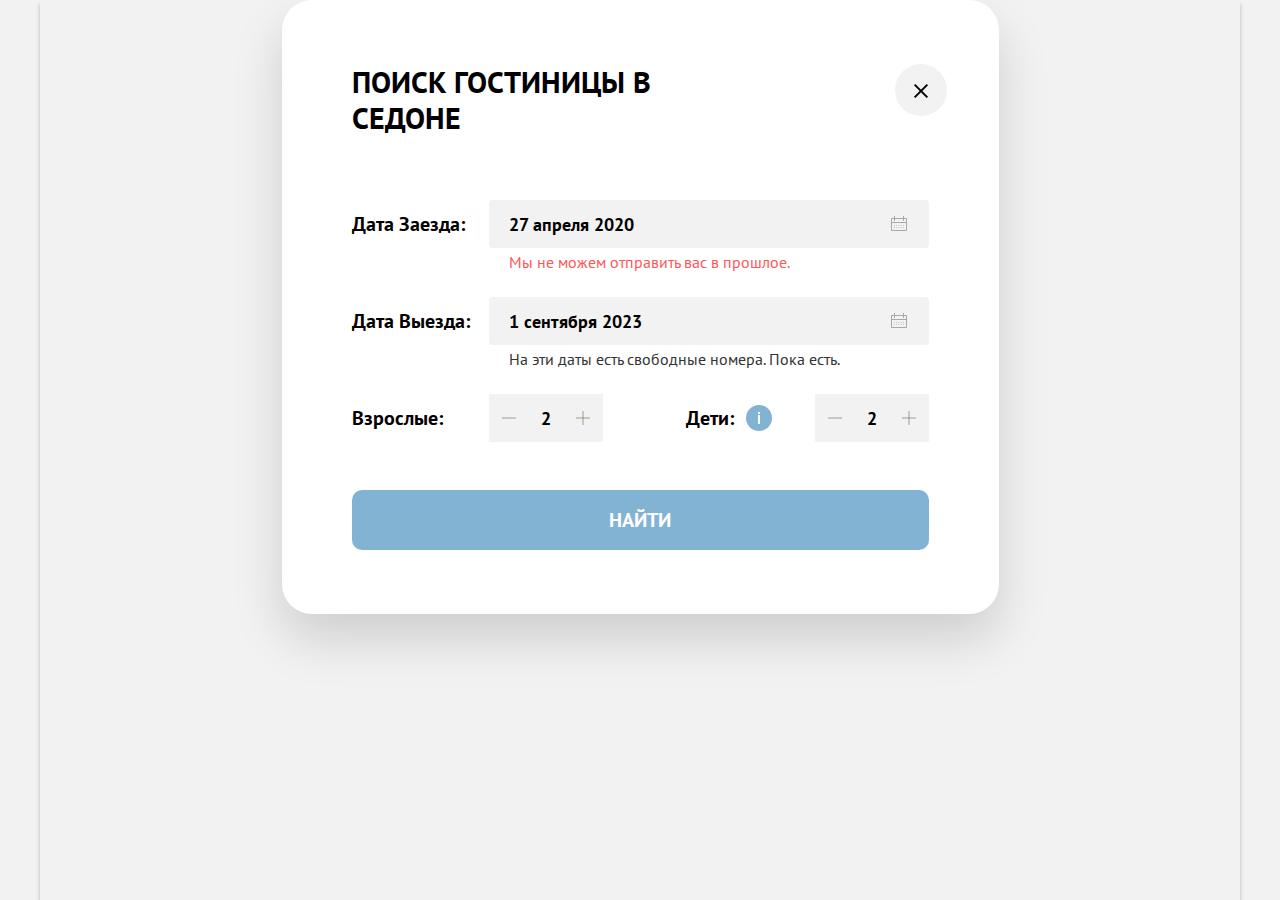
<file: modal.html>
<!DOCTYPE html>
<html lang="en">

  <head>
    <meta charset="UTF-8">
    <meta name="viewport" content="width=device-width, initial-scale=1.0">
    <link rel="stylesheet" href="styles/styles.css">
    <title>Document</title>
  </head>

  <body>

    <div class="modal__containerr" data-test="modal">
      <div class="modal modal__search-hotel">
        <h2 class="modal__title">поиск гостиницы в седоне</h2>
        <button class="button modal__close-button" type="button"></button>
        <form class="modal__form" action="https://echo.htmlacademy.ru/" method="post">

          <div class="modal__date-wrapper">
            <label class="modal__label modal__date-label" for="date-check-in">Дата Заезда:</label>
            <input class="modal__input modal__input-date" type="text" placeholder="Укажите дату" value="27 апреля 2020"
              name="date-check-in" id="date-check-in" required>
            <span class="modal__input-text modal__input--error">Мы не можем отправить вас в прошлое.</span>
          </div>

          <div class="modal__date-wrapper">
            <label class="modal__label modal__date-label" for="date-check-out">Дата Выезда:</label>
            <input class="modal__input modal__input-date" type="text" placeholder="Укажите дату" value="1 сентября 2023"
              name="date-check-out" id="date-check-out" required>
            <span class="modal__input-text">На эти даты есть свободные номера. Пока есть.</span>
          </div>

          <div class="modal__human-counts-wrapper">
            <div class="modal__adults-wrapper">
              <label class="modal__label" for="adults">Взрослые:</label>
              <div class="modal__button-wrapper">
                <button class="modal__button-minus" type="button"></button>
              </div>
              <input class="modal__input" type="number" name="adults" id="adults" placeholder="1" value="2" required>
              <div class="modal__button-wrapper">
                <button class="modal__button-plus" type="button"></button>
              </div>
            </div>

            <div class="modal__kids-wrapper">
              <label class="modal__label modal__kids" for="kids">Дети:</label>
              <span class="tooltip">
                <button class="tooltip-toggle" type="button" aria-labelledby="tooltip-label-kids"></button>
                <span class="tooltip-text" role="tooltip" id="tooltip-label-kids">Укажите количество детей, которые
                  будут с вами, возраст которых от 6 до 18 лет. Дети до 6 лет размещаются бесплатно.</span>
              </span>

              <div class="modal__button-wrapper">
                <button class="modal__button-minus" type="button"></button>
              </div>
              <input class="modal__input" type="number" name="kids" id="kids" placeholder="0" value="2" required>
              <div class="modal__button-wrapper">
                <button class="modal__button-plus" type="button"></button>
              </div>
            </div>
          </div>

          <button class="button modal__button" type="submit">найти</button>
        </form>
      </div>
    </div>

  </body>

</html>
</file>
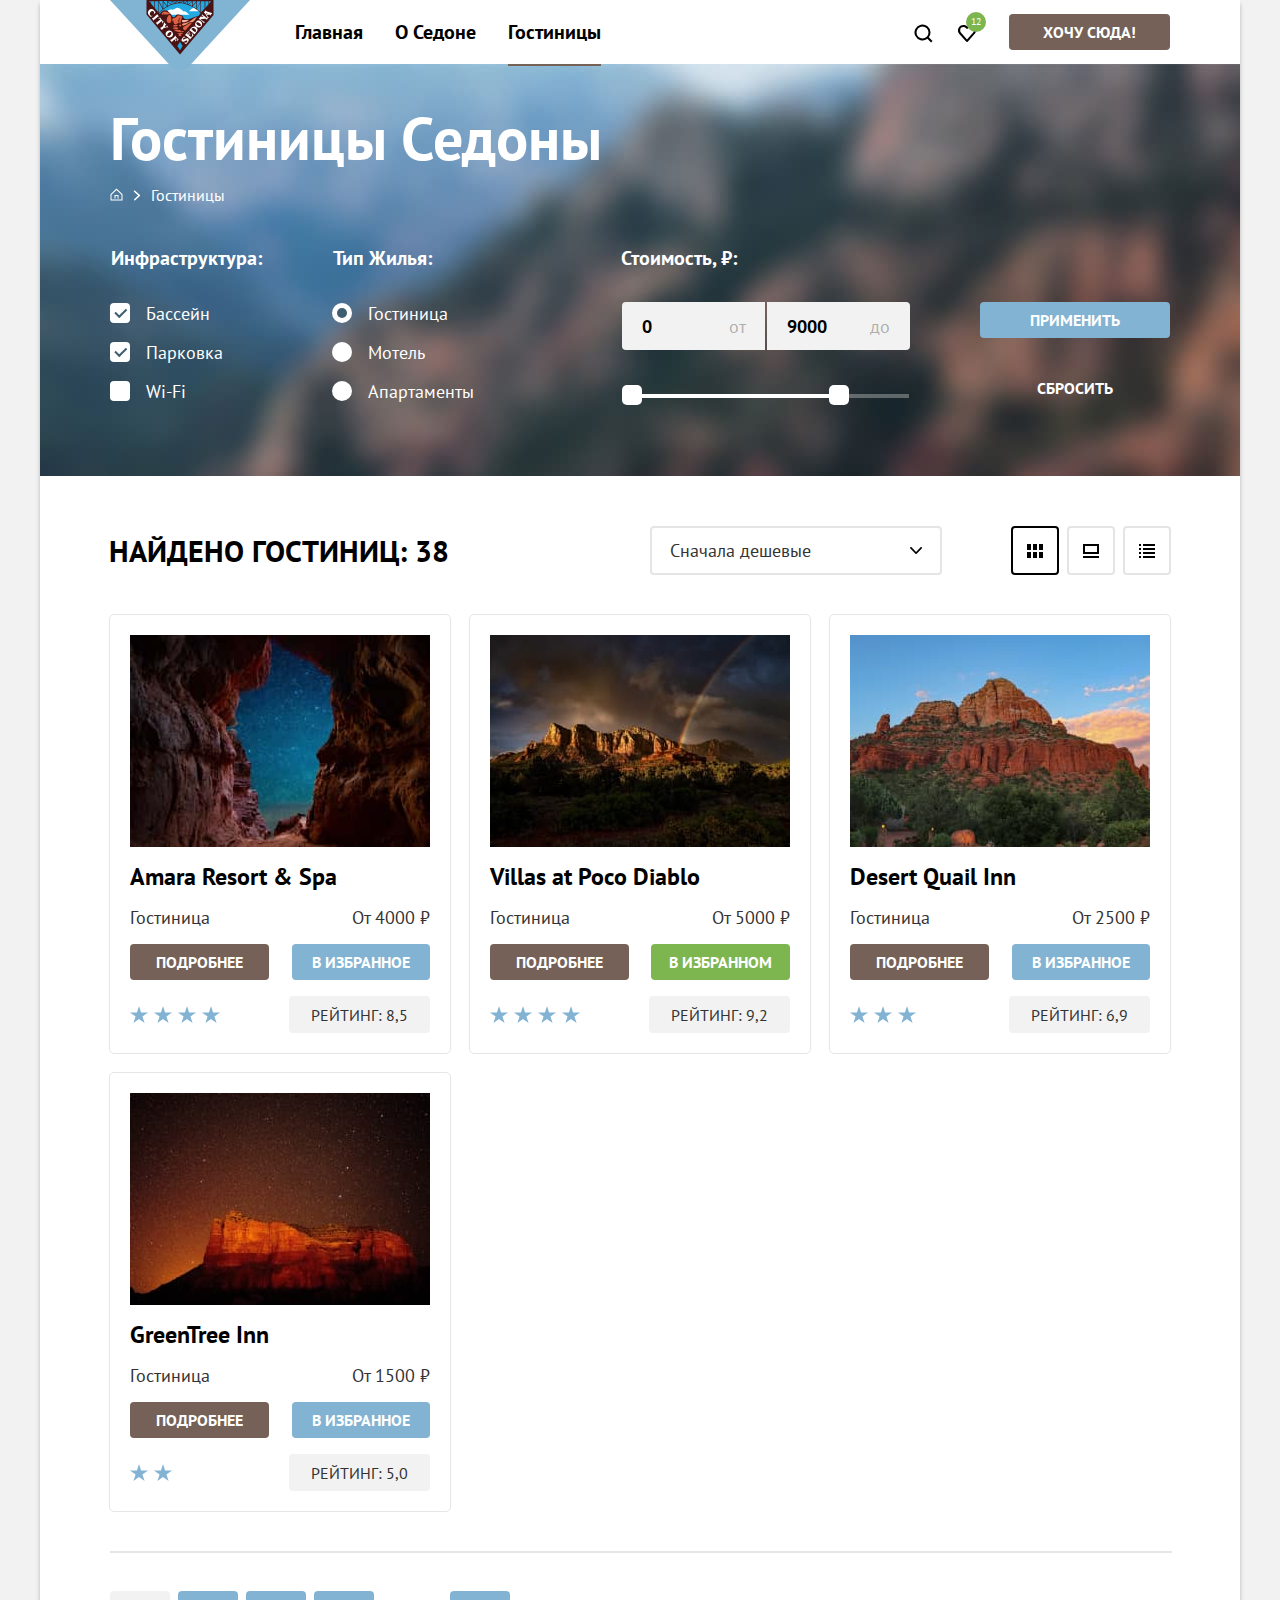
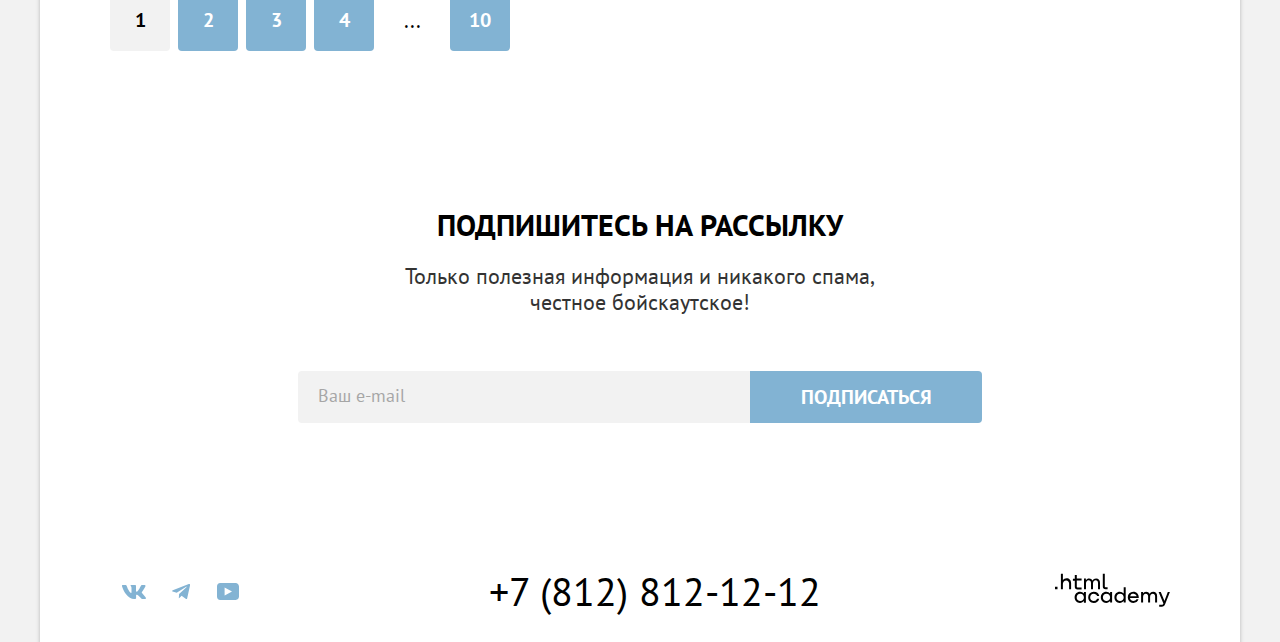
<file: 1/catalog.html>
<!DOCTYPE html>
<html lang="ru">

  <head>
    <meta charset="utf-8">
    <link rel="icon" type="image/png" sizes="32x32" href="images/favicon.png">
    <title>HTML Academy: Седона</title>
    <link rel="stylesheet" href="styles/styles.css">
    <base href="https://htmlacademy-htmlcss.github.io/2631655-sedona-2/1/">
</head>

  <body>
    <header class="page-header">
      <nav class="navigation">
        <a class="page-header__logo" href="index.html" aria-current="page">
          <img src="images/logo.svg" width="140" height="70"
            alt="Логотип: изображен в виде перевернутой пирамиды внутри которой изображены горы, а нижняя часть пирамиды изображена в виде моста"><span
            class="visually-hidden">Логотип сайта</span></a>
        <ul class="navigation__list">
          <li class="navigation__item">
            <a class="navigation__link" href="index.html">Главная</a>
          </li>
          <li class="navigation__item">
            <a class="navigation__link" href="#">О Седоне</a>
          </li>
          <li class="navigation__item navigation__item-catalog">
            <a class="navigation__link" href="#" aria-current="page">Гостиницы</a>
          </li>
        </ul>

        <ul class="navigation__list navigation-user">
          <li class="navigation__item">
            <a class="navigation-user__link search-icon" href="#"><svg aria-hidden="true" focusable="false"
                xmlns="http://www.w3.org/2000/svg" width="20" height="20" viewBox="0 0 20 20">
                <path
                  d="m19.5 18-3.7-3.7a8 8 0 0 0 1.7-4.8 8 8 0 1 0-3.1 6.3l3.7 3.7 1.4-1.5Zm-10-2.5a6 6 0 0 1-6-6 6 6 0 0 1 12 0 6 6 0 0 1-6 6Z" />
              </svg>
              <span class="visually-hidden">Поиск</span></a>
          </li>
          <li class="navigation__item"><a class="navigation-user__link favorite-icon" href="#">
              <span class="visually-hidden">Избранное</span>
              <svg role="img" aria-label="Иконка избранного в виде сердечка" aria-hidden="true" focusable="false"
                xmlns="http://www.w3.org/2000/svg" width="20" height="20" viewBox="0 0 20 20">
                <path
                  d="M9.9 19a1 1 0 0 1-.8-.4l-7-7.9A5.4 5.4 0 0 1 6.5 2C7.8 2 9 2.5 10 3.3a5.5 5.5 0 0 1 9 4.1c0 1.3-.5 2.5-1.3 3.4l-7 7.9c-.2.2-.4.3-.8.3Zm-6-9.5 6.1 6.9 6.2-7c.5-.5.7-1.2.7-2 0-1.8-1.5-3.3-3.3-3.3-1 0-2 .5-2.7 1.3-.3.3-.6.4-.9.4-.3 0-.6-.2-.8-.4a3.7 3.7 0 0 0-2.7-1.3 3.3 3.3 0 0 0-3.3 3.3c-.1.9.3 1.6.7 2.1-.1 0-.1 0 0 0Z" />
              </svg></a><span class="favorite-icon__product-count">12</span></li>
          <li class="navigation__item">
            <a class="button navigation-user__link navigation-user__link-wanna-here" href="#">хочу сюда!</a>
          </li>
        </ul>
      </nav>
    </header>

    <main class="main-page">
      <section class="catalog-services">
        <h1 class="catalog-services__header">Гостиницы Седоны</h1>
        <ul class="catalog-services-breadcrumbs__list">
          <li class="catalog-services-breadcrumbs__item">
            <a class="catalog-services-breadcrumbs__link catalog-services-breadcrumbs__home" href="index.html">
              <svg aria-hidden="true" focusable="false" xmlns="http://www.w3.org/2000/svg" width="13" height="13">
                <path d="m6.5.5-6 5.8v6.2h12V6.3L6.5.5Zm5 11h-10V6.7l5-4.8 5 4.8v4.8Z" />
                <path d="M4.5 10.5h1V8h2v2.5h1V7h-4v3.5Z" />
              </svg>
            </a>
          </li>
          <li class="catalog-services-breadcrumbs__item">
            <span class="catalog-services-breadcrumbs__link">Гостиницы</span>
          </li>
        </ul>

        <h2 class="visually-hidden">Список услуг с фильтрами</h2>

        <form class="catalog-services__filter" action="https://echo.htmlacademy.ru/" method="get" data-test="filter">
          <div class="catalog__main-container">

            <div class="catalog-services__wrapper">
              <fieldset class="catalog-services__group">
                <legend class="catalog-services__title">Инфраструктура:</legend>
                <ul class="catalog-services__list">
                  <li class="catalog-services__item">
                    <label class="control">
                      <input class="control__input visually-hidden" type="checkbox" name="pool" checked>
                      <span class="control__mark"></span>
                      <span class="control__label">Бассейн</span>
                    </label>
                  </li>
                  <li class="catalog-services__item">
                    <label class="control">
                      <input class="control__input visually-hidden" type="checkbox" name="parking" checked>
                      <span class="control__mark"></span>
                      <span class="control__label">Парковка</span>
                    </label>
                  </li>
                  <li class="catalog-services__item">
                    <label class="control">
                      <input class="control__input visually-hidden" type="checkbox" name="wi-fi">
                      <span class="control__mark"></span>
                      <span class="control__label">Wi-Fi</span>
                    </label>
                  </li>
                </ul>
              </fieldset>

              <fieldset class="catalog-services__group">
                <legend class="catalog-services__title">Тип Жилья:</legend>
                <ul class="catalog-services__list">
                  <li class="catalog-services__item">
                    <label class="control">
                      <input class="control__input visually-hidden" type="radio" name="type-of-housing" value="hotel"
                        checked>
                      <span class="control__mark"></span>
                      <span class="control__label">Гостиница</span>
                    </label>
                  </li>
                  <li class="catalog-services__item">
                    <label class="control">
                      <input class="control__input visually-hidden" type="radio" name="type-of-housing" value="hostel">
                      <span class="control__mark"></span>
                      <span class="control__label">Мотель</span>
                    </label>
                  </li>
                  <li class="catalog-services__item">
                    <label class="control">
                      <input class="control__input visually-hidden" type="radio" name="type-of-housing"
                        value="apartments">
                      <span class="control__mark"></span>
                      <span class="control__label">Апартаменты</span>
                    </label>
                  </li>
                </ul>
              </fieldset>
            </div>

            <div class="catalog-services__wrapper">
              <fieldset class="catalog-services__group">
                <legend class="catalog-services__title">Стоимость, ₽:</legend>
                <ul class="catalog-services__list catalog-services__price-list">
                  <li class="catalog-services__item">
                    <label class="min-range"><input class="range__input" type="number" placeholder="0"
                        name="start-price"></label>
                  </li>
                  <li class="catalog-services__item">
                    <label class="max-range"><input class="range__input" type="number" placeholder="9000"
                        name="end-price"></label>
                  </li>
                </ul>
                <div class="catalog-services__range">
                  <div class="catalog-services__range-scale">
                    <div class="catalog-services__range-bar" style="left: 0; width: 227px">
                      <button class="catalog-services__range-toggle catalog-services__range-toggle--min"
                        type="button"></button>
                      <button class="catalog-services__range-toggle catalog-services__range-toggle--max"
                        type="button"></button>
                    </div>
                  </div>
                </div>
              </fieldset>
              <div class="catalog__buttons-container">
                <button class="button catalog-services__button catalog-services__button--secondary" type="submit">
                  применить
                </button>
                <button class="button catalog-services__button catalog-services__button--transparent" type="reset">
                  сбросить
                </button>
              </div>
            </div>
          </div>
        </form>
      </section>


      <section class="sorting">
        <h2 class="visually-hidden">Результат сортировки</h2>
        <span class="sorting__result">Найдено гостиниц: 38</span>
        <select class="select-control" name="sorting-menu" aria-label="Сортировка">
          <option value="popular-first">Сначала дешевые</option>
          <option value="cheap-first">Сначала дорогие</option>
          <option value="expensive-first">Сначала популярные</option>
        </select>

        <ul class="sorting__list">
          <li class="sorting__item">
            <a class="button sorting__button sorting__button-cards" href="catalog.html?view=card"><svg
                xmlns="http://www.w3.org/2000/svg" width="16" height="14" aria-hidden="true" viewBox="0 0 16 14">
                <g clip-path="url(#a)">
                  <path d="M4 0H0v6h4V0Zm12 0h-4v6h4V0Zm-6 0H6v6h4V0ZM4 8H0v6h4V8Zm12 0h-4v6h4V8Zm-6 0H6v6h4V8Z" />
                </g>
                <defs>
                  <clipPath>
                    <path d="M0 0h16v14H0z" />
                  </clipPath>
                </defs>
              </svg><span class="visually-hidden">Показать карточками</span></a>
          </li>
          <li class="sorting__item">
            <a class="button sorting__button sorting__button-onebyone" href="catalog.html?view=tile"><svg
                xmlns="http://www.w3.org/2000/svg" width="16" height="14" aria-hidden="true" viewBox="0 0 16 14">
                <g clip-path="url(#a)">
                  <path d="M16 12H0v2h16v-2ZM14 2v6H2V2h12Zm2-2H0v10h16V0Z" />
                </g>
                <defs>
                  <clipPath>
                    <path d="M0 0h16v14H0z" />
                  </clipPath>
                </defs>
              </svg><span class="visually-hidden">Показать по одному</span></a>
          </li>
          <li class="sorting__item">
            <a class="button sorting__button sorting__button-list" href="catalog.html?view=list"><svg
                xmlns="http://www.w3.org/2000/svg" width="16" height="14" aria-hidden="true" viewBox="0 0 16 14">
                <g clip-path="url(#a)">
                  <path
                    d="M2 0H0v2h2V0Zm14 0H4v2h12V0ZM2 4H0v2h2V4Zm14 0H4v2h12V4ZM2 8H0v2h2V8Zm14 0H4v2h12V8ZM2 12H0v2h2v-2Zm14 0H4v2h12v-2Z" />
                </g>
                <defs>
                  <clipPath>
                    <path d="M0 0h16v14H0z" />
                  </clipPath>
                </defs>
              </svg><span class="visually-hidden">Показать списком</span></a>
          </li>
        </ul>
      </section>

      <section class="services" data-test="catalog">
        <ul class="services__list">
          <li class="services-card">
            <a class="services-card__link-image" href="#">
              <img class="services-card__image" src="images/Amara_Resort_&_Spa.jpg" width="300" height="212"
                alt="Вид на ночное небо со звездами между двух скалистых гор">
              <h3 class="services-card__heading">Amara Resort & Spa</h3>
            </a>
            <div class="services-card-name-container">
              <span class="services-card__name">Гостиница</span>
              <span class="services-card__price">От 4000 ₽</span>
            </div>

            <div class="services-card-button-container">
              <a class="button services-card__link services-card__link--primary" href="#">подробнее</a>
              <button class="button services-card__favorite services-card__button-favorite--secondary" type="button">
                в избранное
              </button>
            </div>

            <div class="services-card-rating-container">
              <img class="services-card__stars-image" src="images/4-stars.png" alt="Четыре звезды голубого цвета"
                width="140" height="37">
              <span class="services-card__rating">Рейтинг: 8,5</span>
            </div>
          </li>

          <li class="services-card">
            <a class="services-card__link-image" href="#">
              <img class="services-card__image" src="images/Villas_at_Poco_Diablo.jpg" width="300" height="212"
                alt="Вид из далека, вначале изображено множество деревьев в тени, а вдали изображена гора на которую падают лучи солнца. На небе тучи с ели заметной радугой">
              <h3 class="services-card__heading">Villas at Poco Diablo</h3>
            </a>

            <div class="services-card-name-container">
              <span class="services-card__name">Гостиница</span>
              <span class="services-card__price">От 5000 ₽</span>
            </div>

            <div class="services-card-button-container">
              <a class="button services-card__link services-card__link--primary" href="#">подробнее</a>
              <button class="button services-card__favorite services-card__button-favorite--selected" type="button">
                в избранном
              </button>
            </div>

            <div class="services-card-rating-container">
              <img class="services-card__stars-image" src="images/4-stars.png" alt="Четыре звезды голубого цвета"
                width="140" height="37">
              <span class="services-card__rating">Рейтинг: 9,2</span>
            </div>
          </li>

          <li class="services-card">
            <a class="services-card__link-image" href="#">
              <img class="services-card__image" src="images/Desert_Quail_Inn.jpg" width="300" height="212"
                alt="Вид из далека, вначале изображено множество деревьев, а сразу за ними глиняная гора. Небо голубое с небольшим количество туч позади">
              <h3 class="services-card__heading">Desert Quail Inn</h3>
            </a>

            <div class="services-card-name-container">
              <span class="services-card__name">Гостиница</span>
              <span class="services-card__price">От 2500 ₽</span>
            </div>

            <div class="services-card-button-container">
              <a class="button services-card__link services-card__link--primary" href="#">подробнее</a>
              <button class="button services-card__favorite services-card__button-favorite--secondary" type="button">
                в избранное
              </button>
            </div>

            <div class="services-card-rating-container">
              <img class="services-card__stars-image" src="images/3-stars.png" alt="Три звезды голубого цвета"
                width="140" height="37">
              <span class="services-card__rating">Рейтинг: 6,9</span>
            </div>
          </li>

          <li class="services-card">
            <a class="services-card__link-image" href="#">
              <img class="services-card__image" src="images/GreenTree_Inn.jpg" width="300" height="212"
                alt="Гора на фоне звездного ночного неба на которую падает слева свет от солнца">
              <h3 class="services-card__heading">GreenTree Inn</h3>
            </a>

            <div class="services-card-name-container">
              <span class="services-card__name">Гостиница</span>
              <span class="services-card__price">От 1500 ₽</span>
            </div>

            <div class="services-card-button-container">
              <a class="button services-card__link services-card__link--primary" href="#">подробнее</a>
              <button class="button services-card__favorite services-card__button-favorite--secondary" type="button">
                в избранное
              </button>
            </div>

            <div class="services-card-rating-container">
              <img class="services-card__stars-image" src="images/2-stars.png" alt="Две звезды голубого цвета"
                width="140" height="37">
              <span class="services-card__rating">Рейтинг: 5,0</span>
            </div>
          </li>
        </ul>
      </section>

      <ul class="pagination">
        <li class="pagination__item">
          <span class="pagination__link pagination__link--active">1</span>
        </li>
        <li class="pagination__item">
          <a class="pagination__link" href="#">2</a>
        </li>
        <li class="pagination__item">
          <a class="pagination__link" href="#">3</a>
        </li>
        <li class="pagination__item">
          <a class="pagination__link" href="#">4</a>
        </li>
        <li class="pagination__item">
          <span class="pagination__link-dots">...</span>
        </li>
        <li class="pagination__item">
          <a class="pagination__link" href="#">10</a>
        </li>
      </ul>
    </main>

    <section class="newsletter newsletter-catalog" data-test="subscribe">
      <h2 class="visually-hidden">Новостная рассылка</h2>
      <span class="newsletter__header newsletter__header-catalog">подпишитесь на рассылку</span>
      <p class="newsletter__text newsletter__text-catalog">
        Только полезная информация и никакого спама, честное бойскаутское!
      </p>
      <label class="visually-hidden" for="newsletter-email">Email</label>
      <form class="newsletter__form" action="https://echo.htmlacademy.ru/" method="post">
        <input type="email" placeholder="Ваш e-mail" name="newsletter-date" id="newsletter-email" required><button
          class="newsletter__button button" type="submit">
          подписаться
        </button>
      </form>
    </section>

    <footer class="footer" data-test="footer">
      <div class="footer__container">
        <section class="footer__social">
          <h2 class="visually-hidden">Социальные сети</h2>
          <ul class="footer__list">
            <li class="footer__item"><a class="footer__link-socials link-socials__vk"
                href="https://vk.com/htmlacademy"><svg role="img" aria-label="Логотип сайта Вконтакте"
                  xmlns="http://www.w3.org/2000/svg" width="24" height="14" viewBox="0 0 24 14">
                  <path fill-rule="evenodd"
                    d="M23.4 1c.2-.6 0-1-.7-1H20c-.6 0-1 .3-1.1.7 0 0-1.3 3.2-3.2 5.3-.7.6-1 .8-1.3.8-.1 0-.4-.2-.4-.7V.9c0-.6-.2-.9-.7-.9H9.2c-.5 0-.7.3-.7.6 0 .6 1 .8 1 2.5V7c0 .8-.1 1-.5 1-.9 0-3-3.2-4.3-6.9-.3-.7-.5-1-1.2-1H1C.1 0 0 .3 0 .7c0 .7.9 4.1 4.1 8.6 2.2 3 5.3 4.7 8 4.7 1.7 0 2-.4 2-1v-2.3c0-.8 0-.9.6-.9.4 0 1 .2 2.6 1.7 1.8 1.7 2.1 2.5 3.1 2.5H23c.8 0 1.2-.4 1-1.1-.3-.7-1.1-1.8-2.3-3L20 8c-.4-.5-.3-.7 0-1.1 0 0 3.2-4.4 3.5-6Z"
                    clip-rule="evenodd" />
                </svg>
                <span class="visually-hidden">Вконтакте</span>
              </a>
            </li>
            <li class="footer__item"><a class="footer__link-socials link-socials__telegram"
                href="https://t.me/htmlacademy"><svg role="img" aria-label="Логотип программы Телеграм"
                  xmlns="http://www.w3.org/2000/svg" width="18" height="16" viewBox="0 0 18 16">
                  <path
                    d="M16.8.1.8 6.2c-1 .5-1 1-.2 1.4l4.1 1.2 9.5-6c.5-.2.9 0 .5.2l-7.6 7-.3 4.2c.4 0 .6-.2.8-.4l2-2 4.1 3c.8.5 1.3.3 1.5-.6L18 1.4c.3-1.1-.4-1.6-1.1-1.3Z" />
                </svg>
                <span class="visually-hidden">Телеграм</span>
              </a>
            </li>
            <li class="footer__item"><a class="footer__link-socials link-socials__youtube"
                href="https://www.youtube.com/user/htmlacademyru">
                <svg role="img" aria-label="Логотип сайта Ютуб" xmlns="http://www.w3.org/2000/svg" width="22"
                  height="17" viewBox="0 0 22 17">
                  <path
                    d="M18.6 0H3.2C1.3 0 0 1.6 0 3.4v10c0 2 1.3 3.6 3.2 3.6h15.6c1.7 0 3.2-1.6 3.2-3.4V3.4C21.8 1.6 20.5 0 18.6 0Zm-11 12.5v-8l7.4 4-7.3 4Z" />
                </svg>
                <span class="visually-hidden">Ютуб</span>
              </a>
            </li>
          </ul>
        </section>

        <section class="footer__contacts">
          <h2 class="visually-hidden">Контакты</h2>
          <a class="footer__phone" href="tel:+7(812)812-12-12">+7 (812) 812-12-12</a>
        </section>

        <section class="footer__about">
          <h2 class="visually-hidden">Логотип сайта разработчика</h2>
          <a class="footer__about-link" href="https://htmlacademy.ru/"><svg role="img"
              aria-label="Логотип сайта разработчика HTML Academy" xmlns="http://www.w3.org/2000/svg" width="115"
              height="34" viewBox="0 0 115 34">
              <path
                d="M0 13.7v2.6h2.5v-2.6H0ZM11.6 5.3C10 5.3 8.8 6 8 7h-.1V.8h-2v15.5h2V11c0-2 1.3-3.6 3.3-3.6 1.8 0 2.9 1.4 2.9 3.2v5.7h2v-6c.1-3-1.8-5-4.5-5ZM26.6 5.6h-4.8V2h-2v3.8h-1.9v2h1.9v6c0 1.7 1 2.7 2.7 2.7h4.1v-2h-3.7c-.7 0-1.1-.4-1.1-1V7.5h4.8v-2ZM41.1 5.4c-1.6 0-2.9.8-3.5 2.1h-.1a3.7 3.7 0 0 0-3.4-2c-1.4 0-2.5.7-3.1 1.7h-.1V5.6H29v10.6h2v-5.4c0-2 1-3.5 2.6-3.5 1.5 0 2.4 1 2.4 2.6v6.3h2v-5.6c0-2.4 1.4-3.3 2.6-3.3 1.5 0 2.4 1 2.4 2.6v6.3h2V9.7c.1-2.5-1.4-4.3-3.9-4.3ZM47.8 13.5c0 1.7 1 2.7 2.8 2.7h2v-2h-1.7c-.7 0-1.1-.4-1.1-1V.7h-2v12.7ZM28.9 20.5a4.9 4.9 0 0 0-3.9-1.8c-3.1 0-5.4 2.3-5.4 5.6S21.9 30 25 30c1.8 0 3-.8 3.8-1.9h.1v1.6h2V19h-2v1.5ZM25.3 28a3.5 3.5 0 0 1-3.6-3.6c0-2 1.4-3.6 3.6-3.6s3.6 1.6 3.6 3.6-1.4 3.6-3.6 3.6ZM44.2 22.8c-.5-2.4-2.6-4-5.4-4a5.4 5.4 0 0 0-5.6 5.5c0 3.1 2.2 5.6 5.6 5.6 2.8 0 4.9-1.8 5.4-4.2h-2.1a3.4 3.4 0 0 1-3.3 2.3 3.5 3.5 0 0 1-3.6-3.6c0-2 1.4-3.6 3.6-3.6 1.6 0 2.8 1 3.3 2.2h2.1v-.2ZM55.1 20.5a4.9 4.9 0 0 0-3.9-1.8c-3.1 0-5.4 2.3-5.4 5.6s2.3 5.6 5.4 5.6c1.8 0 3-.8 3.8-1.9h.1v1.6h2V19h-2v1.5ZM51.5 28a3.5 3.5 0 0 1-3.6-3.6c0-2 1.4-3.6 3.6-3.6s3.6 1.6 3.6 3.6-1.5 3.6-3.6 3.6ZM68.7 20.6a5 5 0 0 0-3.9-1.9c-3.1 0-5.4 2.3-5.4 5.6s2.2 5.6 5.4 5.6c1.7 0 3-.8 3.8-1.8h.1v1.5h2V14.2h-2v6.4ZM65.1 28a3.5 3.5 0 0 1-3.6-3.6c0-2 1.4-3.6 3.6-3.6s3.6 1.6 3.6 3.6c-.1 2-1.5 3.6-3.6 3.6ZM78.3 18.7a5.4 5.4 0 0 0-5.5 5.6c0 3 2.1 5.6 5.5 5.6 2.5 0 4.5-1.3 5.2-3.6h-2.1c-.5 1-1.6 1.6-3 1.6-1.9 0-3.3-1.3-3.4-2.9h8.8c.2-3.6-2-6.3-5.5-6.3Zm0 2c1.7 0 3 1 3.3 2.5h-6.5a3.2 3.2 0 0 1 3.2-2.6ZM98.2 18.7a4 4 0 0 0-3.6 2h-.1c-.6-1.2-1.8-2-3.4-2-1.4 0-2.5.7-3.1 1.8V19h-1.9v10.6h2v-5.4c0-2 1-3.4 2.6-3.5 1.5 0 2.4 1 2.4 2.6v6.3h2V24c0-2.4 1.4-3.3 2.6-3.3 1.5 0 2.4 1 2.4 2.6v6.3h2v-6.5c.1-2.6-1.4-4.4-3.9-4.4ZM109.4 27.8l-3.6-8.9h-2.2l4.8 11.6c-.3 1-.7 1.2-1.7 1.2h-2.5v2h2.5c1.8 0 2.8-.8 3.5-2.6l4.7-12.2h-2.1l-3.4 9Z" />
            </svg>
            <span class="visually-hidden">Логотип HTML Academy</span>
          </a>
        </section>
      </div>

    </footer>
  </body>

</html>
</file>
<file: 1/styles/styles.css>
@font-face {
  font-family: "PTSans";
  src: url("../fonts/ptsans-400.woff2") format(woff2);
  font-weight: 400;
  font-style: normal;
  font-display: swap;
}

@font-face {
  font-family: "PTSans";
  src: url("../fonts/ptsans-700.woff2") format(woff2);
  font-weight: 700;
  font-style: normal;
  font-display: swap;
}

html {
  height: 100%;
}

body {
  display: flex;
  flex-direction: column;
  width: 1200px;
  min-height: 100%;
  font-family: "PTSans", sans-serif;
  font-weight: 400;
  font-size: 18px;
  line-height: 21px;
  margin: 0 auto;
  background-color: #f2f2f2;
  color: #000000;
  box-shadow: 0 4px 4px 0 rgba(0, 0, 0, 0.25);
}

img {
  max-width: 100%;
  object-fit: contain;
}

.visually-hidden {
  position: absolute;
  width: 1px;
  height: 1px;
  margin: -1px;
  padding: 0;
  border: 0;
  clip: rect(0 0 0 0);
  overflow: hidden;
}

.button {
  color: #ffffff;
  font-family: inherit;
  border: none;
  cursor: pointer;
}

.button:focus {
  outline: none;
}

.page-header__logo {
  position: absolute;
}

.page-header__logo:focus {
  outline: 2px solid #83b3d3;
}

.navigation {
  display: flex;
  background-color: #ffffff;
  padding: 0 70px;
}

.navigation__list {
  position: relative;
  margin: 0 0 0 129px;
  display: flex;
  align-items: center;
  flex-wrap: wrap;
  list-style-type: none;
  line-height: 24px;
  width: 350px;
}

.navigation__link {
  position: relative;
  font-size: 20px;
  line-height: 24px;
  font-weight: 700;
  text-decoration: none;
  color: #000000;
  padding: 20px 16px 19px;
}

.navigation__link:hover {
  color: #756157;
}

.navigation__link:focus {
  color: #756157;
  outline: 2px solid #83b3d3;
}

.navigation__link:active {
  color: rgba(117, 97, 87, 0.3);
}

.navigation__link[aria-current="page"]::after {
  position: absolute;
  content: "";
  background-color: #756257;
  bottom: -2px;
  height: 2px;
  right: 16px;
  left: 16px;
}

.navigation-user {
  position: relative;
  display: flex;
  justify-content: flex-end;
  width: 280px;
  min-height: 64px;
  margin-left: auto;
}

.navigation-user__link {
  display: flex;
}

.navigation-user__link:hover {
  fill: #756157;
}

.navigation-user__link:focus {
  fill: #756157;
  outline: 2px solid #83b3d3;
}

.navigation-user__link:active {
  fill-opacity: 0.3;
}

.search-icon,
.favorite-icon {
  padding: 21px 12px 20px;
}

.favorite-icon__product-count {
  position: absolute;
  content: "";
  color: #ffffff;
  font-size: 10px;
  line-height: 10px;
  background-color: #7db54f;
  width: 20px;
  height: 20px;
  top: 12px;
  left: 116px;
  border-radius: 50%;
  display: flex;
  justify-content: center;
  align-items: center;
}

.navigation-user__link-wanna-here {
  display: inline-block;
  font-size: 16px;
  line-height: 20px;
  font-weight: 700;
  text-decoration: none;
  padding: 8px 34px;
  border-radius: 4px;
  background: #756157;
  color: #ffffff;
  text-transform: uppercase;
  margin-left: 20px;
}

.navigation-user__link-wanna-here:hover,
.navigation-user__link-wanna-here:focus {
  background-color: #615048;
}

.navigation-user__link-wanna-here:active {
  background-color: #756157;
  color: rgba(255, 255, 255, 0.3);
}

.main-page {
  background-color: #ffffff;
}

.hero {
  background-image: url("../images/index-background.jpg");
  background-repeat: no-repeat;
  background-size: 100% auto;
  background-position: left top;
  min-height: 485px;
  background-color: #8fceff;

  text-align: center;
  margin-bottom: 69px;
}

.hero__img {
  padding-top: 51px;
}

.advantages__main-header {
  margin: auto;
  width: 630px;
  font-size: 30px;
  line-height: 36px;
  font-weight: 700;
  text-align: center;
  text-transform: uppercase;
  margin-bottom: 25px;
}

.advantages__main-text {
  margin: 0 0 90px;
  font-size: 22px;
  line-height: 26px;
  text-align: center;
}

/* =========================================================================================================== */

.modal__container {
  display: none;
  position: fixed;
  top: 0;
  left: 0;
  width: 100%;
  height: 100%;
  background-color: rgba(255, 255, 255, 0.6);
}

.modal {
  width: 717px;
  margin: auto;
}

.modal__search-hotel {
  position: relative;
  display: flex;
  flex-direction: column;
  border-radius: 30px;
  box-shadow: 0 25px 50px 0 rgba(0, 0, 0, 0.15);
  background-color: #ffffff;
}

.modal__title {
  display: flex;
  font-size: 30px;
  line-height: 36px;
  text-transform: uppercase;
  font-weight: 700;
  margin: 64px 0 0 70px;
  width: 414px;
}

.modal__close-button {
  position: absolute;
  right: 52px;
  top: 64px;
  display: flex;
  width: 52px;
  height: 52px;
  background-color: #f2f2f2;
  border-radius: 50%;
}

.modal__close-button::after,
.modal__close-button::before {
  position: absolute;
  content: "";
  top: 50%;
  left: 17px;
  height: 2px;
  width: 18px;
  background-color: #000000;
  transform: rotate(45deg);
}

.modal__close-button::before {
  transform: rotate(-45deg);
}

.modal__close-button:hover,
.modal__close-button:focus {
  background-color: #e6e6e6;
}

.modal__close-button:focus {
  outline: 3px solid #83b3d3;
}

.modal__close-button:active::after,
.modal__close-button:active::before {
  background-color: rgba(0, 0, 0, 0.3);
}

.modal__form {
  display: flex;
  flex-direction: column;
  row-gap: 24px;
  margin: 64px 70px 0;
  font-size: 20px;
  line-height: 24px;
  font-weight: 700;
}

.modal__date-wrapper {
  display: flex;
  justify-content: space-between;
  flex-wrap: wrap;
}

.modal__date-label {
  position: relative;
  display: flex;
  justify-content: space-between;
  align-items: center;
  flex-wrap: wrap;
}

.modal__input {
  width: 420px;
  height: 48px;
  border: none;
  background-color: #f2f2f2;
  border-radius: 4px;
  padding: 0 0 0 20px;
  font: inherit;
  font-size: 18px;
}

.modal__input-date {
  background-image: url("../images/calendar.svg");
  background-repeat: no-repeat;
  background-position: center right 20px;
}

.modal__input::placeholder {
  font-size: 18px;
}

.modal__input:hover {
  background-color: #e6e6e6;
}

.modal__input:focus {
  background-color: #e6e6e6;
  outline: 3px solid #82b3d3;
  z-index: 1;
}

.modal__input-text {
  color: #333333;
  font-size: 16px;
  line-height: 21px;
  font-weight: 400;
  margin: 4px 0 0 157px;
}

.modal__input--error {
  color: #ff5757;
}

.modal__human-counts-wrapper {
  display: flex;
  justify-content: space-between;
  flex-wrap: wrap;
}

.modal__adults-wrapper,
.modal__kids-wrapper {
  display: flex;
  align-items: center;
}

.modal__human-counts-wrapper .modal__input {
  width: 34px;
  appearance: textfield;
  border-radius: 0;
  padding: 0;
  text-align: center;
}

.modal__human-counts-wrapper .modal__input::-webkit-outer-spin-button,
.modal__human-counts-wrapper .modal__input::-webkit-inner-spin-button {
  appearance: none;
  margin: 0;
}

.modal__button-wrapper {
  display: flex;
  width: 40px;
  height: 48px;
  background-color: #f2f2f2;
}

.modal__button-wrapper:not(:last-child) {
  margin-left: 46px;
}

.modal__button-minus,
.modal__button-plus {
  width: 20px;
  height: 20px;
  position: relative;
  border: none;
  padding: 0;
  margin: auto;
  background-color: transparent;
}

.modal__button-minus::after {
  position: absolute;
  width: 14px;
  height: 2px;
  background-color: rgba(117, 97, 87, 0.3);
  top: 9px;
  left: 3px;
  content: "";
}

.modal__button-minus:focus,
.modal__button-plus:focus {
  outline: 3px solid #82b3d3;
  border-radius: 4px;
}

.modal__button-plus:hover::after,
.modal__button-plus:hover::before {
  background-color: #000000;
}

.modal__button-minus:hover::after {
  background-color: #000000;
}

.modal__button-plus::after,
.modal__button-plus::before {
  position: absolute;
  width: 14px;
  height: 2px;
  background-color: rgba(117, 97, 87, 0.3);
  top: 9px;
  left: 3px;
  content: "";
}

.modal__button-plus::before {
  transform: rotate(90deg);
}

.modal__button-minus:hover,
.modal__button-plus:hover {
  color: #000000;
}

.tooltip {
  position: relative;
  height: 26px;
  left: 12px;
}

.tooltip-toggle {
  background-image: url("../images/tooltip.svg");
  width: 26px;
  height: 26px;
  border: none;
  background-color: transparent;
  padding: 0;
  margin: 0 9px 0 0;
  display: block;
}

.tooltip-text {
  display: none;
  position: absolute;
  border-radius: 10px;
  width: 216px;
  min-height: 105px;
  box-shadow: 0 15px 30px 0 rgba(0, 0, 0, 0.3);
  background-color: #333333;
  font-size: 16px;
  line-height: 20px;
  font-weight: 400;
  color: #ffffff;
  padding: 20px 18px 18px 21px;
  top: 40px;
  left: -114px;
}

.tooltip-text::before {
  display: none;
  position: absolute;
  width: 20px;
  height: 20px;
  background-color: #333333;
  content: "";
  top: -5px;
  left: 0;
  right: 2px;
  margin-left: auto;
  margin-right: auto;
  transform: rotate(45deg);
}

.tooltip-toggle:focus {
  outline: 2px solid #82b3d3;
}

.tooltip-toggle:hover + .tooltip-text,
.tooltip-toggle:focus + .tooltip-text,
.tooltip-toggle:hover + .tooltip-text::before,
.tooltip-toggle:focus + .tooltip-text::before {
  display: block;
}

.modal__button {
  border-radius: 10px;
  width: 577px;
  height: 60px;
  text-transform: uppercase;
  background-color: #83b3d3;
  font-size: 20px;
  line-height: 24px;
  font-weight: 700;
  padding: 0;
  margin: 24px 0 64px;
}

.modal__button:hover,
.modal__button:focus {
  background-color: #68a2ca;
}

.modal__button:active {
  color: rgba(255, 255, 255, 0.3);
}

/* =========================================================================================================== */

.advantages__list {
  display: flex;
  flex-wrap: wrap;
  justify-content: space-between;
  text-align: center;
  list-style-type: none;
  padding: 0;
  margin: 0 0 64px;
}

.advantages__item {
  display: flex;
  flex-direction: column;
  justify-content: center;
  flex-grow: 1;
  min-height: 385px;
}

.advantages__item:first-child,
.advantages__item:last-child {
  display: flex;
  flex-direction: row;
  background-color: #82b3d3;
  color: #ffffff;
}

.advantages__top-container {
  display: flex;
  flex-direction: column;
  justify-content: center;
  width: 400px;
}

.advantages__bottom-container {
  display: flex;
  flex-direction: column;
  justify-content: center;
  width: 400px;
}

.advantages__item:nth-child(2),
.advantages__item:nth-child(4) {
  background-color: rgba(131, 179, 211, 0.12);
}

.advantages__item:nth-child(3) {
  background-color: rgba(131, 179, 211, 0.2);
}

.advantages__header {
  position: relative;
  width: 172px;
  margin: 0 auto 62px;
  font-size: 24px;
  line-height: 28px;
  font-weight: 700;
  text-transform: uppercase;
}

.advantages__header::before {
  position: absolute;
  content: "";
  width: 60px;
  height: 2px;
  background-color: rgba(0, 0, 0, 0.3);
  top: 86px;
  left: 56px;
}

.advantages__top-container .advantages__header::before,
.advantages__bottom-container .advantages__header::before {
  background-color: rgba(255, 255, 255, 0.3);
}

.advantages__text {
  margin: 0 auto;
  width: 232px;
}

/* =========================================================================================================== */

.recommendations {
  display: flex;
  flex-direction: column;
  align-items: center;
}

.recommendations__list {
  display: grid;
  grid-template-columns: repeat(3, 1fr);
  text-align: center;
  padding: 0;
  margin: 0;
  list-style-type: none;
}

.recommendations__item {
  display: grid;
  width: 400px;
  min-height: 385px;
  background-image: url("../images/house.svg");
  background-repeat: no-repeat;
  background-position: center 81px;
}

.recommendations__item:nth-child(2) {
  background-image: url("../images/burger.svg");
}

.recommendations__item:nth-child(3) {
  background-image: url("../images/gift.svg");
}

.recommendations__item:nth-child(odd) {
  background-color: rgba(131, 179, 211, 0.12);
}

.recommendations__header {
  font-size: 30px;
  line-height: 36px;
  font-weight: 700;
  width: 505px;
  text-align: center;
  margin: 0;
  text-transform: uppercase;
}

.recommendations__description {
  font-size: 24px;
  line-height: 28px;
  font-weight: 700;
  text-transform: uppercase;
  margin-top: 183px;
}

.recommendations__text {
  margin: 0 auto 50px;
  width: 230px;
  color: #333333;
}

.recommendations__main-text {
  font-size: 22px;
  line-height: 26px;
  text-align: center;
  width: 490px;
  margin: 20px 0 64px;
}

/* =========================================================================================================== */

.hotel-search {
  display: flex;
  flex-direction: column;
  text-align: center;
}

.hotel-search__container {
  width: 592px;
  margin: 96px auto;
}

.hotel-search__subtitle {
  display: inline-flex;
  font-size: 30px;
  line-height: 36px;
  font-weight: 700;
  margin-bottom: 20px;
  text-transform: uppercase;
}

.hotel-search__text {
  font-size: 22px;
  line-height: 26px;
  margin: 0;
  padding: 0 0 54px;
}

.hotel-search__button {
  text-transform: uppercase;
  font-size: 20px;
  line-height: 36px;
  font-weight: 700;
  border-radius: 4px;
  background: #756157;
  width: 375px;
  padding: 8px 0;
}

.hotel-search__button:hover,
.hotel-search__button:focus {
  background-color: #615048;
}

.hotel-search__button:active {
  background-color: #756157;
  color: rgba(255, 255, 255, 0.3);
}

/* ============================================================================================================ */

.newsletter {
  background-image: url("../images/newsletter.jpg");
  background-size: cover;
  background-repeat: no-repeat;
  background-color: #8fceff;
  min-height: 414px;
  display: flex;
  flex-direction: column;
  justify-content: center;
}

.newsletter__header {
  font-size: 30px;
  line-height: 36px;
  font-weight: 700;
  color: #ffffff;
  text-transform: uppercase;
  margin: 0 auto;
  margin-bottom: 20px;
  text-align: center;
}

.newsletter__text {
  width: 475px;
  text-align: center;
  font-size: 22px;
  line-height: 26px;
  color: #ffffff;
  margin: 0 auto;
  margin-bottom: 56px;
}

.newsletter__form {
  display: flex;
  justify-content: center;
  margin-bottom: 6px;
}

.newsletter input {
  width: 412px;
  border: none;
  border-radius: 4px 0 0 4px;
  padding: 12px 20px;
  line-height: 24px;
  background-color: #f2f2f2;
  font-family: inherit;
}

.newsletter__form input::placeholder {
  opacity: 0.6;
  font-size: 18px;
}

.newsletter__form input:hover,
.newsletter__form input:focus {
  background-color: #e6e6e6;
}

.newsletter__form input:focus {
  outline: 3px solid #83b3d3;
}

.newsletter__button {
  width: 232px;
  font-size: 20px;
  line-height: 36px;
  font-weight: 700;
  text-transform: uppercase;
  padding: 8px 50px;
  background-color: #82b3d3;
  border-radius: 0 4px 4px 0;
}

.newsletter__button:hover,
.newsletter__button:focus {
  background-color: #68a2ca;
}

.newsletter__button:focus {
  outline: none;
}

.newsletter__button:active {
  color: rgba(255, 255, 255, 0.3);
}

/* =========================================================================================================== */

.footer {
  background-color: #ffffff;
}

.footer__container {
  display: grid;
  grid-template-columns: repeat(7, 1fr);
  margin: 40px 70px 30px;
  column-gap: 38px;
}

.footer__social {
  display: grid;
  grid-column: 1 / 2;
  padding-top: 6px;
}

.footer__contacts {
  display: grid;
  grid-column: 2 / 7;
  padding-top: 6px;
  padding-left: 2px;
}

.footer__about {
  display: grid;
  grid-column: 7 / 8;
  padding-top: 8px;
  width: 115px;
}

.footer__list {
  display: flex;
  flex-wrap: wrap;
  list-style-type: none;
  padding: 0;
  margin: 0;
  width: 142px;
}

.footer__link-socials {
  fill: #83b3d3;
  display: flex;
  width: 47px;
  height: 41px;
  justify-content: center;
  align-items: center;
}

.footer__link-socials:hover,
.footer__link-socials:focus {
  fill: #68a2ca;
}

.footer__link-socials:focus {
  outline: none;
}

.footer__link-socials:active {
  fill-opacity: 0.3;
}

.footer__phone {
  font-size: 40px;
  line-height: 40px;
  text-align: center;
  text-decoration: none;
  color: #000000;
}

.footer__phone:hover,
.footer__phone:focus {
  color: #756157;
}

.footer__phone:focus {
  outline: none;
}

.footer__phone:active {
  opacity: 0.3;
}

.footer__about-link svg {
  fill: #000000;
}

.footer__about-link:hover svg,
.footer__about-link:focus svg {
  fill: #756157;
}

.footer__about-link:focus {
  outline: none;
}

.footer__about-link:active svg {
  fill-opacity: 0.3;
}

/* ========================================== CATALOG ========================================== */

.catalog-services__header {
  margin: 0 0 8px;
  padding: 35px 0 0 70px;
  font-size: 60px;
  line-height: 78px;
  font-weight: 700;
  color: #ffffff;
}

.catalog__main-container {
  display: flex;
  justify-content: space-between;
  width: 1060px;
  margin: 0 auto;
  margin-top: 40px;
}

.catalog__buttons-container {
  display: flex;
  flex-direction: column;
  row-gap: 32px;
  margin-top: 56px;
}

.catalog-services {
  background-image: url("../images/filter-bg.jpg");
  background-size: cover;
  background-color: #82b3d3;
  background-repeat: no-repeat;
  min-height: 412px;
}

.catalog-services__list {
  padding: 0;
}

.catalog-services__breadcrumbs-link {
  font-size: 16px;
  color: #ffffff;
  width: 114px;
  margin-left: 111px;
  margin-bottom: 40px;
}

.catalog-services__wrapper {
  display: flex;
  gap: 70px;
}

.catalog-services__group {
  border: none;
  padding: 0;
  margin: 0 0 0 2px;
}

.catalog-services__list,
.catalog-services-breadcrumbs__list {
  list-style-type: none;
  margin: 0;
}

.catalog-services-breadcrumbs__list {
  position: relative;
  display: flex;
  padding: 0;
  margin-left: 70px;
}

.catalog-services__title {
  font-size: 20px;
  line-height: 24px;
  font-weight: 700;
  color: #ffffff;
  padding: 0;
  margin: 0 0 32px -1px;
}

.catalog-services__item,
.catalog-services-breadcrumbs__item {
  color: #ffffff;
}

.catalog-services-breadcrumbs__item {
  font-size: 16px;
}

.catalog-services__item {
  line-height: 23px;
}

.control {
  position: relative;
  display: block;
  padding-left: 34px;
}

.control__mark {
  position: absolute;
  width: 20px;
  height: 20px;
  background-color: #ffffff;
  border-radius: 4px;
  left: -2px;
  top: 1px;
}

.control:hover .control__mark {
  opacity: 0.6;
}

.control__input:focus + .control__mark {
  outline: 3px solid #83b3d3;
}

.control__input:disabled + .control__mark {
  opacity: 0.3;
}

.control__input[type="checkbox"]:checked + .control__mark::after,
.control__input[type="checkbox"]:checked + .control__mark::before {
  position: absolute;
  content: "";
  background-color: #3f5e72;
  top: 11px;
  left: 4px;
  width: 7px;
  height: 2px;
  transform: rotate(45deg);
}

.control__input[type="checkbox"]:checked + .control__mark::before {
  width: 10px;
  top: 9px;
  left: 8px;
  transform: rotate(-45deg);
}

.control__input[type="radio"] + .control__mark {
  border-radius: 50%;
}

.control__input[type="radio"]:checked + .control__mark::after {
  position: absolute;
  content: "";
  background-color: #3f5e72;
  width: 10px;
  height: 10px;
  left: 5px;
  top: 5px;
  border-radius: inherit;
}

.range__input::-webkit-outer-spin-button,
.range__input::-webkit-inner-spin-button {
  appearance: none;
  margin: 0;
}

.catalog-services__item:not(:last-child) {
  margin-bottom: 16px;
}

.catalog-services__item:last-child {
  margin-bottom: 20px;
}

.catalog-services-breadcrumbs__item:not(:first-child) {
  margin-left: 28px;
}

.catalog-services-breadcrumbs__item:last-child::before {
  background-image: url("../images/arrow_right.svg");
  position: absolute;
  content: "";
  width: 8px;
  height: 11px;
  bottom: 5px;
  left: 23px;
}

.catalog-services-breadcrumbs__home {
  fill: #ffffff;
}

.catalog-services-breadcrumbs__home:hover {
  fill-opacity: 0.6;
}

.catalog-services-breadcrumbs__home:active {
  fill-opacity: 0.3;
}

.catalog-services-breadcrumbs__home:focus {
  outline: 2px solid #83b3d3;
}

.catalog-services__price-list {
  position: relative;
  display: flex;
  margin: 0 0 24px;
}

.range__input {
  font: inherit;
  font-weight: 700;
  appearance: textfield;
  border: none;
  background-color: #f2f2f2;
}

.range__input:hover {
  background-color: #e6e6e6;
}

.range__input:focus {
  border: none;
  outline: 3px solid #83b3d3;
}

.range__input::placeholder {
  color: #000000;
}

.min-range::after {
  position: absolute;
  color: rgba(0, 0, 0, 0.3);
  content: "от";
  top: 13px;
  left: 107px;
}

.max-range::after {
  position: absolute;
  color: rgba(0, 0, 0, 0.3);
  content: "до";
  top: 13px;
  right: 20px;
}

.min-range input {
  display: block;
  border-radius: 4px 0 0 4px;
  padding: 12px 20px;
  width: 143px;
  height: 48px;
  box-sizing: border-box;
  margin-right: 2px;
}

.max-range input {
  display: block;
  border-radius: 0 4px 4px 0;
  padding: 12px 20px;
  width: 143px;
  height: 48px;
  box-sizing: border-box;
}

.catalog-services__range-scale {
  position: relative;
  width: 287px;
  height: 4px;
  background-color: rgba(255, 255, 255, 0.3);
}

.catalog-services__range-bar {
  position: absolute;
  height: 4px;
  background-color: #ffffff;
}

.catalog-services__range-toggle {
  position: absolute;
  background-color: #ffffff;
  border: none;
  width: 20px;
  height: 20px;
  border-radius: 25%;
  cursor: pointer;
}

.catalog-services__range-toggle:hover {
  background-color: #f9f9f9;
  box-shadow: 0 4px 10px 0 rgba(0, 0, 0, 0.25);
}

.catalog-services__range-toggle:focus {
  outline: 3px solid #83b3d3;
}

.catalog-services__range-toggle:active {
  outline: 2px solid #83b3d3;
}

.catalog-services__range-toggle--min {
  left: 0;
  bottom: -7px;
}

.catalog-services__range-toggle--max {
  right: 0;
  bottom: -7px;
}

.catalog-services__button {
  border-radius: 4px;
  font-size: 16px;
  line-height: 20px;
  font-weight: 700;
  text-transform: uppercase;
  padding: 8px 50px;
}

.catalog-services__button--secondary {
  background-color: #82b3d3;
}

.catalog-services__button--secondary:hover,
.catalog-services__button--secondary:focus {
  background-color: #68a2ca;
}

.catalog-services__button--secondary:active {
  color: rgba(255, 255, 255, 0.3);
}

.catalog-services__button--transparent {
  background-color: transparent;
}

.catalog-services__button--transparent:hover {
  opacity: 0.6;
}

.catalog-services__button--transparent:focus {
  border: 3px solid #83b3d3;
  padding: 5px 47px;
}

.catalog-services__button--transparent:active {
  opacity: 0.3;
  border: none;
  padding: 8px 50px;
}

.catalog-services__button--transparent:disabled {
  opacity: 0.1;
}

.select-control {
  font: inherit;
  color: #333333;
  background-color: transparent;
  border: 2px solid #e5e5e5;
  border-radius: 4px;
  padding: 12px 18px;
  width: 292px;
  cursor: pointer;
  appearance: none;
  background-image: url("../images/arrow_down.svg");
  background-repeat: no-repeat;
  background-position: top 18px right 18px;
}

.select-control:hover {
  border-color: #68a2ca;
}

.select-control:focus {
  outline: none;
  border-color: #68a2ca;
}

.select-control:disabled {
  border-color: rgba(0, 0, 0, 0.3);
  color: rgba(0, 0, 0, 0.3);
}

.sorting {
  display: flex;
  justify-content: space-evenly;
  align-items: center;
  margin: 50px 0 40px;
}

.sorting__list {
  display: flex;
  margin: 0;
  padding: 0;
  list-style-type: none;
}

.sorting__item:not(:first-child) {
  padding-left: 8px;
}

.sorting__result {
  font-size: 30px;
  line-height: 36px;
  font-weight: 700;
  text-transform: uppercase;
  margin-right: 132px;
}

.sorting__button {
  border: 2px solid #e5e5e5;
  border-radius: 4px;
  width: 44px;
  height: 45px;
  display: flex;
  justify-content: center;
  align-items: center;
}

.sorting__button-cards {
  border-color: #000000;
}

.sorting__button:focus {
  border-color: #68a2ca;
}

.sorting__button:hover,
.sorting__button:active {
  border-color: #000000;
}

.services {
  display: flex;
  justify-content: center;
}

.services__list {
  display: grid;
  grid-template-columns: repeat(3, 340px);
  gap: 20px;
  margin: 0 0 80px;
  padding: 0;
}

.services-card {
  outline: 1px solid #e6e6e6;
  border-radius: 4px;
  padding-top: 20px;
  width: 340px;
  list-style-type: none;
  text-align: center;
  min-height: 418px;
}

.services-card__heading {
  margin: 12px 0 16px 20px;
  text-align: left;
  font-size: 24px;
  line-height: 28px;
  font-weight: 700;
  color: #000000;
}

.services-card-name-container,
.services-card-button-container,
.services-card-rating-container {
  display: flex;
  justify-content: space-between;
  margin: 0 20px 16px;
}

.services-card__name,
.services-card__price {
  color: #333333;
}

.services-card__name {
  text-align: left;
}

.services-card__price {
  text-align: right;
}

.services-card__link {
  text-decoration: none;
  text-transform: uppercase;
}

.services-card__link-image {
  display: block;
  text-decoration: none;
}

.services-card__link--primary {
  background-color: #756157;
  font-size: 16px;
  line-height: 20px;
  font-weight: 700;
  border-radius: 4px;
  padding: 8px 26px;
}

.services-card__link--primary:hover,
.services-card__link--primary:focus {
  background-color: #615048;
}

.services-card__link--primary:active {
  background-color: #756157;
  color: rgba(255, 255, 255, 0.3);
}

.services-card__button-favorite--secondary:hover,
.services-card__button-favorite--secondary:focus {
  background-color: #68a2ca;
}

.services-card__button-favorite--secondary:active {
  background-color: #82b3d3;
  color: rgba(255, 255, 255, 0.3);
}

.services-card__button-favorite--selected:hover,
.services-card__button-favorite--selected:focus {
  background-color: #6c9e42;
}

.services-card__button-favorite--selected:active {
  background-color: #7db54f;
  color: rgba(255, 255, 255, 0.3);
}

.services-card__favorite {
  color: #ffffff;
  border-radius: 4px;
  font-size: 16px;
  padding: 8px 20px;
  font-weight: 700;
  line-height: 20px;
  text-transform: uppercase;
}

.services-card__button-favorite--secondary {
  background-color: #82b3d3;
}

.services-card__button-favorite--selected {
  background-color: #7db54f;
  padding: 8px 18px;
}

.services-card__rating {
  border-radius: 4px;
  background-color: #f2f2f2;
  font-size: 16px;
  line-height: 20px;
  text-transform: uppercase;
  text-align: center;
  color: #333333;
  align-content: center;
  padding: 0 22px;
}

.pagination {
  position: relative;
  display: flex;
  gap: 8px;
  list-style-type: none;
  padding: 0;
  margin: 0 70px 60px;
}

.pagination::after {
  position: absolute;
  content: "";
  border: 1px solid #e6e6e6;
  width: 1060px;
  bottom: 98px;
}

.pagination__link {
  display: block;
  text-decoration: none;
  border-radius: 4px;
  min-width: 60px;
  height: 60px;
  padding: 11px 0;
  box-sizing: border-box;
  background-color: #82b3d3;
  color: #ffffff;
  font-size: 20px;
  line-height: 36px;
  font-weight: 700;
  text-align: center;
}

.pagination__item:not(:first-child) .pagination__link:hover,
.pagination__item:not(:first-child) .pagination__link:focus {
  outline: 1px solid #82b3d3;
  background-color: #68a2ca;
}

.pagination__link--active:hover {
  cursor: default;
  outline: none;
}

.pagination__item:not(:first-child) .pagination__link:focus {
  outline: none;
}

.pagination__item:not(:first-child) .pagination__link:active {
  background-color: #82b3d3;
  color: rgba(255, 255, 255, 0.3);
}

.pagination__link-dots {
  display: block;
  min-width: 60px;
  border-radius: 4px;
  padding: 16px 0;
  font-size: 22px;
  line-height: 26px;
  text-align: center;
}

.pagination__link--active {
  margin-left: 0;
  border-radius: 4px;
  background-color: #f2f2f2;
  font-size: 20px;
  line-height: 36px;
  font-weight: 700;
  text-align: center;
  color: #000000;
}

.newsletter-catalog {
  background-image: none;
  background-color: #ffffff;
}

.newsletter__header-catalog {
  color: #000000;
}

.newsletter__text-catalog {
  color: #333333;
}

.button:disabled {
  background-color: #e5e5e5;
  color: #ffffff;
}
</file>
<file: styles/styles.css>
@font-face {
  font-family: "PTSans";
  src: url("../fonts/ptsans-400.woff2") format(woff2);
  font-weight: 400;
  font-style: normal;
  font-display: swap;
}

@font-face {
  font-family: "PTSans";
  src: url("../fonts/ptsans-700.woff2") format(woff2);
  font-weight: 700;
  font-style: normal;
  font-display: swap;
}

html {
  height: 100%;
}

body {
  display: -webkit-box;
  display: -ms-flexbox;
  display: flex;
  -webkit-box-orient: vertical;
  -webkit-box-direction: normal;
  -ms-flex-direction: column;
  flex-direction: column;
  width: 1200px;
  min-height: 100%;
  font-family: "PTSans", sans-serif;
  font-weight: 400;
  font-size: 18px;
  line-height: 21px;
  margin: 0 auto;
  background-color: #f2f2f2;
  color: #000000;
  -webkit-box-shadow: 0 4px 4px 0 rgba(0, 0, 0, 0.25);
  box-shadow: 0 4px 4px 0 rgba(0, 0, 0, 0.25);
}

img {
  max-width: 100%;
  -o-object-fit: contain;
  object-fit: contain;
}

.visually-hidden {
  position: absolute;
  width: 1px;
  height: 1px;
  margin: -1px;
  padding: 0;
  border: 0;
  clip: rect(0 0 0 0);
  overflow: hidden;
}

.button {
  color: #ffffff;
  font-family: inherit;
  border: none;
  cursor: pointer;
}

.button:focus {
  outline: none;
}

.page-header__logo {
  position: absolute;
}

.page-header__logo:focus {
  outline: 2px solid #83b3d3;
}

.navigation {
  display: -webkit-box;
  display: -ms-flexbox;
  display: flex;
  background-color: #ffffff;
  padding: 0 70px;
}

.navigation__list {
  margin: 0 0 0 129px;
  display: -webkit-box;
  display: -ms-flexbox;
  display: flex;
  -webkit-box-align: center;
  -ms-flex-align: center;
  align-items: center;
  -ms-flex-wrap: wrap;
  flex-wrap: wrap;
  list-style-type: none;
  line-height: 24px;
  width: 450px;
}

.navigation__item-favorite {
  position: relative;
}

.navigation__link {
  position: relative;
  font-size: 20px;
  line-height: 24px;
  font-weight: 700;
  text-decoration: none;
  color: #000000;
  padding: 20px 16px 19px;
}

.navigation__link:hover {
  color: #756157;
}

.navigation__link:focus {
  color: #756157;
  outline: 2px solid #83b3d3;
}

.navigation__link:active {
  color: rgba(117, 97, 87, 0.3);
}

.navigation__link[aria-current="page"]::after {
  position: absolute;
  content: "";
  background-color: #756257;
  bottom: -2px;
  height: 2px;
  right: 16px;
  left: 16px;
}

.navigation-user {
  position: relative;
  display: -webkit-box;
  display: -ms-flexbox;
  display: flex;
  -webkit-box-pack: end;
  -ms-flex-pack: end;
  justify-content: flex-end;
  width: 320px;
  min-height: 64px;
  margin-left: auto;
}

.navigation-user__link {
  display: -webkit-box;
  display: -ms-flexbox;
  display: flex;
}

.navigation-user__link:hover {
  fill: #756157;
}

.navigation-user__link:focus {
  fill: #756157;
  outline: 2px solid #83b3d3;
}

.navigation-user__link:active {
  fill-opacity: 0.3;
}

.search-icon,
.favorite-icon {
  padding: 21px 12px 20px;
}

.favorite-icon__product-count {
  position: absolute;
  content: "";
  color: #ffffff;
  font-size: 10px;
  line-height: 10px;
  background-color: #7db54f;
  width: 20px;
  height: 20px;
  top: 10px;
  left: 19px;
  border-radius: 50%;
  display: -webkit-box;
  display: -ms-flexbox;
  display: flex;
  -webkit-box-pack: center;
  -ms-flex-pack: center;
  justify-content: center;
  -webkit-box-align: center;
  -ms-flex-align: center;
  align-items: center;
}

.navigation-user__link-wanna-here {
  font-size: 16px;
  line-height: 20px;
  font-weight: 700;
  text-decoration: none;
  padding: 8px 34px;
  border-radius: 4px;
  background: #756157;
  color: #ffffff;
  text-transform: uppercase;
  margin-left: 20px;
}

.navigation-user__link-wanna-here:hover,
.navigation-user__link-wanna-here:focus {
  background-color: #615048;
}

.navigation-user__link-wanna-here:active {
  background-color: #756157;
  color: rgba(255, 255, 255, 0.3);
}

.main-page {
  background-color: #ffffff;
}

.hero {
  background-image: url("../images/index-background.jpg");
  background-repeat: no-repeat;
  background-size: 100% auto;
  background-position: left top;
  min-height: 485px;
  background-color: #8fceff;

  text-align: center;
  margin-bottom: 69px;
}

.hero__img {
  padding-top: 51px;
}

.advantages__main-header {
  margin-inline: auto;
  width: 630px;
  font-size: 30px;
  line-height: 36px;
  font-weight: 700;
  text-align: center;
  text-transform: uppercase;
  margin-bottom: 25px;
}

.advantages__main-text {
  margin: 0 0 90px;
  font-size: 22px;
  line-height: 26px;
  text-align: center;
}

.modal__container {
  display: none;
  position: fixed;
  top: 0;
  left: 0;
  width: 100%;
  height: 100%;
  background-color: rgba(255, 255, 255, 0.6);
}

.modal {
  width: 717px;
  margin: auto;
}

.modal__search-hotel {
  position: relative;
  display: -webkit-box;
  display: -ms-flexbox;
  display: flex;
  -webkit-box-orient: vertical;
  -webkit-box-direction: normal;
  -ms-flex-direction: column;
  flex-direction: column;
  border-radius: 30px;
  -webkit-box-shadow: 0 25px 50px 0 rgba(0, 0, 0, 0.15);
  box-shadow: 0 25px 50px 0 rgba(0, 0, 0, 0.15);
  background-color: #ffffff;
}

.modal__title {
  display: -webkit-box;
  display: -ms-flexbox;
  display: flex;
  font-size: 30px;
  line-height: 36px;
  text-transform: uppercase;
  font-weight: 700;
  margin: 64px 0 0 70px;
  width: 414px;
}

.modal__close-button {
  position: absolute;
  right: 52px;
  top: 64px;
  display: -webkit-box;
  display: -ms-flexbox;
  display: flex;
  width: 52px;
  height: 52px;
  background-color: #f2f2f2;
  border-radius: 50%;
}

.modal__close-button::after,
.modal__close-button::before {
  position: absolute;
  content: "";
  top: 50%;
  left: 17px;
  height: 2px;
  width: 18px;
  background-color: #000000;
  -webkit-transform: rotate(45deg);
  -ms-transform: rotate(45deg);
  transform: rotate(45deg);
}

.modal__close-button::before {
  -webkit-transform: rotate(-45deg);
  -ms-transform: rotate(-45deg);
  transform: rotate(-45deg);
}

.modal__close-button:hover,
.modal__close-button:focus {
  background-color: #e6e6e6;
}

.modal__close-button:focus {
  outline: 3px solid #83b3d3;
}

.modal__close-button:active::after,
.modal__close-button:active::before {
  background-color: rgba(0, 0, 0, 0.3);
}

.modal__form {
  display: -webkit-box;
  display: -ms-flexbox;
  display: flex;
  -webkit-box-orient: vertical;
  -webkit-box-direction: normal;
  -ms-flex-direction: column;
  flex-direction: column;
  row-gap: 24px;
  margin: 64px 70px 0;
  font-size: 20px;
  line-height: 24px;
  font-weight: 700;
}

.modal__date-wrapper {
  display: -webkit-box;
  display: -ms-flexbox;
  display: flex;
  -webkit-box-pack: justify;
  -ms-flex-pack: justify;
  justify-content: space-between;
  -ms-flex-wrap: wrap;
  flex-wrap: wrap;
}

.modal__date-label {
  position: relative;
  display: -webkit-box;
  display: -ms-flexbox;
  display: flex;
  -webkit-box-pack: justify;
  -ms-flex-pack: justify;
  justify-content: space-between;
  -webkit-box-align: center;
  -ms-flex-align: center;
  align-items: center;
  -ms-flex-wrap: wrap;
  flex-wrap: wrap;
}

.modal__input {
  width: 420px;
  height: 48px;
  border: none;
  background-color: #f2f2f2;
  border-radius: 4px;
  padding: 0 0 0 20px;
  font: inherit;
  font-size: 18px;
}

.modal__input-date {
  background-image: url("../images/calendar.svg");
  background-repeat: no-repeat;
  background-position: center right 20px;
}

.modal__input::-webkit-input-placeholder {
  font-size: 18px;
}

.modal__input::-moz-placeholder {
  font-size: 18px;
}

.modal__input:-ms-input-placeholder {
  font-size: 18px;
}

.modal__input::-ms-input-placeholder {
  font-size: 18px;
}

.modal__input::placeholder {
  font-size: 18px;
}

.modal__input:hover {
  background-color: #e6e6e6;
}

.modal__input:focus {
  background-color: #e6e6e6;
  outline: 3px solid #82b3d3;
  z-index: 1;
}

.modal__input-text {
  color: #333333;
  font-size: 16px;
  line-height: 21px;
  font-weight: 400;
  margin: 4px 0 0 157px;
}

.modal__input--error {
  color: #ff5757;
}

.modal__human-counts-wrapper {
  display: -webkit-box;
  display: -ms-flexbox;
  display: flex;
  -webkit-box-pack: justify;
  -ms-flex-pack: justify;
  justify-content: space-between;
  -ms-flex-wrap: wrap;
  flex-wrap: wrap;
}

.modal__adults-wrapper,
.modal__kids-wrapper {
  display: -webkit-box;
  display: -ms-flexbox;
  display: flex;
  -webkit-box-align: center;
  -ms-flex-align: center;
  align-items: center;
}

.modal__human-counts-wrapper .modal__input {
  width: 34px;
  -webkit-appearance: textfield;
  -moz-appearance: textfield;
  appearance: textfield;
  border-radius: 0;
  padding: 0;
  text-align: center;
}

.modal__human-counts-wrapper .modal__input::-webkit-outer-spin-button,
.modal__human-counts-wrapper .modal__input::-webkit-inner-spin-button {
  -webkit-appearance: none;
  appearance: none;
  margin: 0;
}

.modal__button-wrapper {
  display: -webkit-box;
  display: -ms-flexbox;
  display: flex;
  width: 40px;
  height: 48px;
  background-color: #f2f2f2;
}

.modal__button-wrapper:not(:last-child) {
  margin-left: 46px;
}

.modal__button-minus,
.modal__button-plus {
  width: 20px;
  height: 20px;
  position: relative;
  border: none;
  padding: 0;
  margin: auto;
  background-color: transparent;
}

.modal__button-minus::after {
  position: absolute;
  width: 14px;
  height: 2px;
  background-color: rgba(117, 97, 87, 0.3);
  top: 9px;
  left: 3px;
  content: "";
}

.modal__button-minus:focus,
.modal__button-plus:focus {
  outline: 3px solid #82b3d3;
  border-radius: 4px;
}

.modal__button-plus:hover::after,
.modal__button-plus:hover::before {
  background-color: #000000;
}

.modal__button-minus:hover::after {
  background-color: #000000;
}

.modal__button-plus::after,
.modal__button-plus::before {
  position: absolute;
  width: 14px;
  height: 2px;
  background-color: rgba(117, 97, 87, 0.3);
  top: 9px;
  left: 3px;
  content: "";
}

.modal__button-plus::before {
  -webkit-transform: rotate(90deg);
  -ms-transform: rotate(90deg);
  transform: rotate(90deg);
}

.modal__button-minus:hover,
.modal__button-plus:hover {
  color: #000000;
}

.tooltip {
  position: relative;
  height: 26px;
  left: 12px;
}

.tooltip-toggle {
  background-image: url("../images/tooltip.svg");
  width: 26px;
  height: 26px;
  border: none;
  background-color: transparent;
  padding: 0;
  margin: 0 9px 0 0;
  display: block;
}

.tooltip-text {
  display: none;
  position: absolute;
  border-radius: 10px;
  width: 216px;
  min-height: 105px;
  -webkit-box-shadow: 0 15px 30px 0 rgba(0, 0, 0, 0.3);
  box-shadow: 0 15px 30px 0 rgba(0, 0, 0, 0.3);
  background-color: #333333;
  font-size: 16px;
  line-height: 20px;
  font-weight: 400;
  color: #ffffff;
  padding: 20px 18px 18px 21px;
  top: 40px;
  left: -114px;
}

.tooltip-text::before {
  display: none;
  position: absolute;
  width: 20px;
  height: 20px;
  background-color: #333333;
  content: "";
  top: -5px;
  left: 0;
  right: 2px;
  margin-left: auto;
  margin-right: auto;
  -webkit-transform: rotate(45deg);
  -ms-transform: rotate(45deg);
  transform: rotate(45deg);
}

.tooltip-toggle:focus {
  outline: 2px solid #82b3d3;
}

.tooltip-toggle:hover + .tooltip-text,
.tooltip-toggle:focus + .tooltip-text,
.tooltip-toggle:hover + .tooltip-text::before,
.tooltip-toggle:focus + .tooltip-text::before {
  display: block;
}

.modal__button {
  border-radius: 10px;
  width: 577px;
  height: 60px;
  text-transform: uppercase;
  background-color: #83b3d3;
  font-size: 20px;
  line-height: 24px;
  font-weight: 700;
  padding: 0;
  margin: 24px 0 64px;
}

.modal__button:hover,
.modal__button:focus {
  background-color: #68a2ca;
}

.modal__button:active {
  color: rgba(255, 255, 255, 0.3);
}

.advantages__list {
  display: -webkit-box;
  display: -ms-flexbox;
  display: flex;
  -ms-flex-wrap: wrap;
  flex-wrap: wrap;
  -webkit-box-pack: justify;
  -ms-flex-pack: justify;
  justify-content: space-between;
  text-align: center;
  list-style-type: none;
  padding: 0;
  margin: 0 0 64px;
}

.advantages__item {
  display: -webkit-box;
  display: -ms-flexbox;
  display: flex;
  -webkit-box-orient: vertical;
  -webkit-box-direction: normal;
  -ms-flex-direction: column;
  flex-direction: column;
  -webkit-box-pack: center;
  -ms-flex-pack: center;
  justify-content: center;
  -webkit-box-flex: 1;
  -ms-flex-positive: 1;
  flex-grow: 1;
  min-height: 385px;
}

.advantages__item:first-child,
.advantages__item:last-child {
  display: -webkit-box;
  display: -ms-flexbox;
  display: flex;
  -webkit-box-orient: horizontal;
  -webkit-box-direction: normal;
  -ms-flex-direction: row;
  flex-direction: row;
  background-color: #82b3d3;
  color: #ffffff;
}

.advantages__top-container {
  display: -webkit-box;
  display: -ms-flexbox;
  display: flex;
  -webkit-box-orient: vertical;
  -webkit-box-direction: normal;
  -ms-flex-direction: column;
  flex-direction: column;
  -webkit-box-pack: center;
  -ms-flex-pack: center;
  justify-content: center;
  width: 400px;
}

.advantages__bottom-container {
  display: -webkit-box;
  display: -ms-flexbox;
  display: flex;
  -webkit-box-orient: vertical;
  -webkit-box-direction: normal;
  -ms-flex-direction: column;
  flex-direction: column;
  -webkit-box-pack: center;
  -ms-flex-pack: center;
  justify-content: center;
  width: 400px;
}

.advantages__item:nth-child(2),
.advantages__item:nth-child(4) {
  background-color: rgba(131, 179, 211, 0.12);
}

.advantages__item:nth-child(3) {
  background-color: rgba(131, 179, 211, 0.2);
}

.advantages__header {
  position: relative;
  width: 172px;
  margin: 0 auto 62px;
  font-size: 24px;
  line-height: 28px;
  font-weight: 700;
  text-transform: uppercase;
}

.advantages__header::before {
  position: absolute;
  content: "";
  width: 60px;
  height: 2px;
  background-color: rgba(0, 0, 0, 0.3);
  top: 86px;
  left: 56px;
}

.advantages__top-container .advantages__header::before,
.advantages__bottom-container .advantages__header::before {
  background-color: rgba(255, 255, 255, 0.3);
}

.advantages__text {
  margin: 0 auto;
  width: 232px;
}

.recommendations {
  display: -webkit-box;
  display: -ms-flexbox;
  display: flex;
  -webkit-box-orient: vertical;
  -webkit-box-direction: normal;
  -ms-flex-direction: column;
  flex-direction: column;
  -webkit-box-align: center;
  -ms-flex-align: center;
  align-items: center;
}

.recommendations__list {
  display: -ms-grid;
  display: grid;
  -ms-grid-columns: (1fr) [3];
  grid-template-columns: repeat(3, 1fr);
  text-align: center;
  padding: 0;
  margin: 0;
  list-style-type: none;
}

.recommendations__item {
  display: -ms-grid;
  display: grid;
  width: 400px;
  min-height: 385px;
  background-image: url("../images/house.svg");
  background-repeat: no-repeat;
  background-position: center 81px;
}

.recommendations__item:nth-child(2) {
  background-image: url("../images/burger.svg");
}

.recommendations__item:nth-child(3) {
  background-image: url("../images/gift.svg");
}

.recommendations__item:nth-child(odd) {
  background-color: rgba(131, 179, 211, 0.12);
}

.recommendations__header {
  font-size: 30px;
  line-height: 36px;
  font-weight: 700;
  width: 505px;
  text-align: center;
  margin: 0;
  text-transform: uppercase;
}

.recommendations__description {
  font-size: 24px;
  line-height: 28px;
  font-weight: 700;
  text-transform: uppercase;
  margin-top: 183px;
}

.recommendations__text {
  margin: 0 auto 50px;
  width: 230px;
  color: #333333;
}

.recommendations__main-text {
  font-size: 22px;
  line-height: 26px;
  text-align: center;
  width: 490px;
  margin: 20px 0 64px;
}

.hotel-search {
  display: -webkit-box;
  display: -ms-flexbox;
  display: flex;
  -webkit-box-orient: vertical;
  -webkit-box-direction: normal;
  -ms-flex-direction: column;
  flex-direction: column;
  text-align: center;
}

.hotel-search__container {
  width: 592px;
  margin: 96px auto;
}

.hotel-search__subtitle {
  display: -webkit-inline-box;
  display: -ms-inline-flexbox;
  display: inline-flex;
  font-size: 30px;
  line-height: 36px;
  font-weight: 700;
  margin-bottom: 20px;
  text-transform: uppercase;
}

.hotel-search__text {
  font-size: 22px;
  line-height: 26px;
  margin: 0;
  padding: 0 0 54px;
}

.hotel-search__button {
  text-transform: uppercase;
  font-size: 20px;
  line-height: 36px;
  font-weight: 700;
  border-radius: 4px;
  background: #756157;
  width: 375px;
  padding: 8px 0;
}

.hotel-search__button:hover,
.hotel-search__button:focus {
  background-color: #615048;
}

.hotel-search__button:active {
  background-color: #756157;
  color: rgba(255, 255, 255, 0.3);
}

.newsletter {
  background-image: url("../images/newsletter.jpg");
  background-size: cover;
  background-repeat: no-repeat;
  background-color: #8fceff;
  min-height: 414px;
  display: -webkit-box;
  display: -ms-flexbox;
  display: flex;
  -webkit-box-orient: vertical;
  -webkit-box-direction: normal;
  -ms-flex-direction: column;
  flex-direction: column;
  -webkit-box-pack: center;
  -ms-flex-pack: center;
  justify-content: center;
}

.newsletter__header {
  font-size: 30px;
  line-height: 36px;
  font-weight: 700;
  color: #ffffff;
  text-transform: uppercase;
  margin: 0 auto;
  margin-bottom: 20px;
  text-align: center;
}

.newsletter__text {
  width: 475px;
  text-align: center;
  font-size: 22px;
  line-height: 26px;
  color: #ffffff;
  margin: 0 auto;
  margin-bottom: 56px;
}

.newsletter__form {
  display: -webkit-box;
  display: -ms-flexbox;
  display: flex;
  -webkit-box-pack: center;
  -ms-flex-pack: center;
  justify-content: center;
  margin-bottom: 6px;
}

.newsletter input {
  width: 412px;
  border: none;
  border-radius: 4px 0 0 4px;
  padding: 12px 20px;
  line-height: 24px;
  background-color: #f2f2f2;
  font-family: inherit;
}

.newsletter__form input::-webkit-input-placeholder {
  opacity: 0.6;
  font-size: 18px;
}

.newsletter__form input::-moz-placeholder {
  opacity: 0.6;
  font-size: 18px;
}

.newsletter__form input:-ms-input-placeholder {
  opacity: 0.6;
  font-size: 18px;
}

.newsletter__form input::-ms-input-placeholder {
  opacity: 0.6;
  font-size: 18px;
}

.newsletter__form input::placeholder {
  opacity: 0.6;
  font-size: 18px;
}

.newsletter__form input:hover,
.newsletter__form input:focus {
  background-color: #e6e6e6;
}

.newsletter__form input:focus {
  outline: 3px solid #83b3d3;
}

.newsletter__button {
  width: 232px;
  font-size: 20px;
  line-height: 36px;
  font-weight: 700;
  text-transform: uppercase;
  padding: 8px 50px;
  background-color: #82b3d3;
  border-radius: 0 4px 4px 0;
}

.newsletter__button:hover,
.newsletter__button:focus {
  background-color: #68a2ca;
}

.newsletter__button:focus {
  outline: none;
}

.newsletter__button:active {
  color: rgba(255, 255, 255, 0.3);
}

.footer {
  background-color: #ffffff;
}

.footer__container {
  display: -ms-grid;
  display: grid;
  -ms-grid-columns: 1fr 38px 1fr 38px 1fr 38px 1fr 38px 1fr 38px 1fr 38px 1fr;
  grid-template-columns: repeat(7, 1fr);
  margin: 40px 70px 30px;
  -webkit-column-gap: 38px;
  -moz-column-gap: 38px;
  column-gap: 38px;
}

.footer__social {
  display: -ms-grid;
  display: grid;
  -ms-grid-column: 1;
  -ms-grid-column-span: 1;
  grid-column: 1 / 2;
  padding-top: 6px;
}

.footer__contacts {
  display: -ms-grid;
  display: grid;
  -ms-grid-column: 2;
  -ms-grid-column-span: 5;
  grid-column: 2 / 7;
  padding-top: 6px;
  padding-left: 2px;
}

.footer__about {
  display: -ms-grid;
  display: grid;
  -ms-grid-column: 7;
  -ms-grid-column-span: 1;
  grid-column: 7 / 8;
  padding-top: 8px;
  width: 115px;
}

.footer__list {
  display: -webkit-box;
  display: -ms-flexbox;
  display: flex;
  -ms-flex-wrap: wrap;
  flex-wrap: wrap;
  list-style-type: none;
  padding: 0;
  margin: 0;
  width: 142px;
}

.footer__link-socials {
  fill: #83b3d3;
  display: -webkit-box;
  display: -ms-flexbox;
  display: flex;
  width: 47px;
  height: 41px;
  -webkit-box-pack: center;
  -ms-flex-pack: center;
  justify-content: center;
  -webkit-box-align: center;
  -ms-flex-align: center;
  align-items: center;
}

.footer__link-socials:hover,
.footer__link-socials:focus {
  fill: #68a2ca;
}

.footer__link-socials:focus {
  outline: none;
}

.footer__link-socials:active {
  fill-opacity: 0.3;
}

.footer__phone {
  font-size: 40px;
  line-height: 40px;
  text-align: center;
  text-decoration: none;
  color: #000000;
}

.footer__phone:hover,
.footer__phone:focus {
  color: #756157;
}

.footer__phone:focus {
  outline: none;
}

.footer__phone:active {
  opacity: 0.3;
}

.footer__about-link svg {
  fill: #000000;
}

.footer__about-link:hover svg,
.footer__about-link:focus svg {
  fill: #756157;
}

.footer__about-link:focus {
  outline: none;
}

.footer__about-link:active svg {
  fill-opacity: 0.3;
}

.catalog-services__header {
  margin: 0 0 8px;
  padding: 35px 0 0 70px;
  font-size: 60px;
  line-height: 78px;
  font-weight: 700;
  color: #ffffff;
}

.catalog__main-container {
  display: -webkit-box;
  display: -ms-flexbox;
  display: flex;
  -webkit-box-pack: justify;
  -ms-flex-pack: justify;
  justify-content: space-between;
  width: 1060px;
  margin: 0 auto;
  margin-top: 40px;
}

.catalog__buttons-container {
  display: -webkit-box;
  display: -ms-flexbox;
  display: flex;
  -webkit-box-orient: vertical;
  -webkit-box-direction: normal;
  -ms-flex-direction: column;
  flex-direction: column;
  row-gap: 32px;
  margin-top: 56px;
}

.catalog-services {
  background-image: url("../images/filter-bg.jpg");
  background-size: cover;
  background-color: #82b3d3;
  background-repeat: no-repeat;
  min-height: 412px;
}

.catalog-services__list {
  padding: 0;
}

.catalog-services__breadcrumbs-link {
  font-size: 16px;
  color: #ffffff;
  width: 114px;
  margin-left: 111px;
  margin-bottom: 40px;
}

.catalog-services__wrapper {
  display: -webkit-box;
  display: -ms-flexbox;
  display: flex;
  gap: 70px;
}

.catalog-services__group {
  border: none;
  padding: 0;
  margin: 0 0 0 2px;
}

.catalog-services__list,
.catalog-services-breadcrumbs__list {
  list-style-type: none;
  margin: 0;
}

.catalog-services-breadcrumbs__list {
  position: relative;
  display: -webkit-box;
  display: -ms-flexbox;
  display: flex;
  padding: 0;
  margin-left: 70px;
}

.catalog-services__title {
  font-size: 20px;
  line-height: 24px;
  font-weight: 700;
  color: #ffffff;
  padding: 0;
  margin: 0 0 32px -1px;
}

.catalog-services__item,
.catalog-services-breadcrumbs__item {
  color: #ffffff;
}

.catalog-services-breadcrumbs__item {
  font-size: 16px;
}

.catalog-services__item {
  line-height: 23px;
}

.control {
  position: relative;
  display: block;
  padding-left: 34px;
}

.control__mark {
  position: absolute;
  width: 20px;
  height: 20px;
  background-color: #ffffff;
  border-radius: 4px;
  left: -2px;
  top: 1px;
}

.control:hover .control__mark {
  opacity: 0.6;
}

.control__input:focus + .control__mark {
  outline: 3px solid #83b3d3;
}

.control__input:disabled + .control__mark {
  opacity: 0.3;
}

.control__input[type="checkbox"]:checked + .control__mark::after,
.control__input[type="checkbox"]:checked + .control__mark::before {
  position: absolute;
  content: "";
  background-color: #3f5e72;
  top: 11px;
  left: 4px;
  width: 7px;
  height: 2px;
  -webkit-transform: rotate(45deg);
  -ms-transform: rotate(45deg);
  transform: rotate(45deg);
}

.control__input[type="checkbox"]:checked + .control__mark::before {
  width: 10px;
  top: 9px;
  left: 8px;
  -webkit-transform: rotate(-45deg);
  -ms-transform: rotate(-45deg);
  transform: rotate(-45deg);
}

.control__input[type="radio"] + .control__mark {
  border-radius: 50%;
}

.control__input[type="radio"]:checked + .control__mark::after {
  position: absolute;
  content: "";
  background-color: #3f5e72;
  width: 10px;
  height: 10px;
  left: 5px;
  top: 5px;
  border-radius: inherit;
}

.range__input::-webkit-outer-spin-button,
.range__input::-webkit-inner-spin-button {
  -webkit-appearance: none;
  appearance: none;
  margin: 0;
}

.catalog-services__item:not(:last-child) {
  margin-bottom: 16px;
}

.catalog-services__item:last-child {
  margin-bottom: 20px;
}

.catalog-services-breadcrumbs__item:not(:first-child) {
  margin-left: 28px;
}

.catalog-services-breadcrumbs__item:last-child::before {
  background-image: url("../images/arrow_right.svg");
  position: absolute;
  content: "";
  width: 8px;
  height: 11px;
  bottom: 5px;
  left: 23px;
}

.catalog-services-breadcrumbs__home {
  fill: #ffffff;
}

.catalog-services-breadcrumbs__home:hover {
  fill-opacity: 0.6;
}

.catalog-services-breadcrumbs__home:active {
  fill-opacity: 0.3;
}

.catalog-services-breadcrumbs__home:focus {
  outline: 2px solid #83b3d3;
}

.catalog-services__price-list {
  position: relative;
  display: -webkit-box;
  display: -ms-flexbox;
  display: flex;
  margin: 0 0 24px;
}

.range__input {
  font: inherit;
  font-weight: 700;
  -webkit-appearance: textfield;
  -moz-appearance: textfield;
  appearance: textfield;
  border: none;
  background-color: #f2f2f2;
}

.range__input:hover {
  background-color: #e6e6e6;
}

.range__input:focus {
  border: none;
  outline: 3px solid #83b3d3;
}

.range__input::-webkit-input-placeholder {
  color: #000000;
}

.range__input::-moz-placeholder {
  color: #000000;
}

.range__input:-ms-input-placeholder {
  color: #000000;
}

.range__input::-ms-input-placeholder {
  color: #000000;
}

.range__input::placeholder {
  color: #000000;
}

.min-range::after {
  position: absolute;
  color: rgba(0, 0, 0, 0.3);
  content: "от";
  top: 13px;
  left: 107px;
}

.max-range::after {
  position: absolute;
  color: rgba(0, 0, 0, 0.3);
  content: "до";
  top: 13px;
  right: 20px;
}

.min-range input {
  display: block;
  border-radius: 4px 0 0 4px;
  padding: 12px 20px;
  width: 143px;
  height: 48px;
  -webkit-box-sizing: border-box;
  box-sizing: border-box;
  margin-right: 2px;
}

.max-range input {
  display: block;
  border-radius: 0 4px 4px 0;
  padding: 12px 20px;
  width: 143px;
  height: 48px;
  -webkit-box-sizing: border-box;
  box-sizing: border-box;
}

.catalog-services__range-scale {
  position: relative;
  width: 287px;
  height: 4px;
  background-color: rgba(255, 255, 255, 0.3);
}

.catalog-services__range-bar {
  position: absolute;
  height: 4px;
  background-color: #ffffff;
}

.catalog-services__range-toggle {
  position: absolute;
  background-color: #ffffff;
  border: none;
  width: 20px;
  height: 20px;
  border-radius: 25%;
  cursor: pointer;
}

.catalog-services__range-toggle:hover {
  background-color: #f9f9f9;
  -webkit-box-shadow: 0 4px 10px 0 rgba(0, 0, 0, 0.25);
  box-shadow: 0 4px 10px 0 rgba(0, 0, 0, 0.25);
}

.catalog-services__range-toggle:focus {
  outline: 3px solid #83b3d3;
}

.catalog-services__range-toggle:active {
  outline: 2px solid #83b3d3;
}

.catalog-services__range-toggle--min {
  left: 0;
  bottom: -7px;
}

.catalog-services__range-toggle--max {
  right: 0;
  bottom: -7px;
}

.catalog-services__button {
  border-radius: 4px;
  font-size: 16px;
  line-height: 20px;
  font-weight: 700;
  text-transform: uppercase;
  padding: 8px 50px;
}

.catalog-services__button--secondary {
  background-color: #82b3d3;
}

.catalog-services__button--secondary:hover,
.catalog-services__button--secondary:focus {
  background-color: #68a2ca;
}

.catalog-services__button--secondary:active {
  color: rgba(255, 255, 255, 0.3);
}

.catalog-services__button--transparent {
  background-color: transparent;
}

.catalog-services__button--transparent:hover {
  opacity: 0.6;
}

.catalog-services__button--transparent:focus {
  border: 3px solid #83b3d3;
  padding: 5px 47px;
}

.catalog-services__button--transparent:active {
  opacity: 0.3;
  border: none;
  padding: 8px 50px;
}

.catalog-services__button--transparent:disabled {
  opacity: 0.1;
}

.select-control {
  font: inherit;
  color: #333333;
  background-color: transparent;
  border: 2px solid #e5e5e5;
  border-radius: 4px;
  padding: 12px 18px;
  width: 292px;
  cursor: pointer;
  -webkit-appearance: none;
  -moz-appearance: none;
  appearance: none;
  background-image: url("../images/arrow_down.svg");
  background-repeat: no-repeat;
  background-position: top 18px right 18px;
}

.select-control:hover {
  border-color: #68a2ca;
}

.select-control:focus {
  outline: none;
  border-color: #68a2ca;
}

.select-control:disabled {
  border-color: rgba(0, 0, 0, 0.3);
  color: rgba(0, 0, 0, 0.3);
}

.sorting {
  display: -webkit-box;
  display: -ms-flexbox;
  display: flex;
  -webkit-box-pack: space-evenly;
  -ms-flex-pack: space-evenly;
  justify-content: space-evenly;
  -webkit-box-align: center;
  -ms-flex-align: center;
  align-items: center;
  margin: 50px 0 40px;
}

.sorting__list {
  display: -webkit-box;
  display: -ms-flexbox;
  display: flex;
  margin: 0;
  padding: 0;
  list-style-type: none;
}

.sorting__item:not(:first-child) {
  padding-left: 8px;
}

.sorting__result {
  font-size: 30px;
  line-height: 36px;
  font-weight: 700;
  text-transform: uppercase;
  margin-right: 132px;
}

.sorting__button {
  border: 2px solid #e5e5e5;
  border-radius: 4px;
  width: 44px;
  height: 45px;
  display: -webkit-box;
  display: -ms-flexbox;
  display: flex;
  -webkit-box-pack: center;
  -ms-flex-pack: center;
  justify-content: center;
  -webkit-box-align: center;
  -ms-flex-align: center;
  align-items: center;
}

.sorting__button-cards {
  border-color: #000000;
}

.sorting__button:focus {
  border-color: #68a2ca;
}

.sorting__button:hover,
.sorting__button:active {
  border-color: #000000;
}

.services {
  display: -webkit-box;
  display: -ms-flexbox;
  display: flex;
  -webkit-box-pack: center;
  -ms-flex-pack: center;
  justify-content: center;
}

.services__list {
  display: -ms-grid;
  display: grid;
  -ms-grid-columns: 340px 20px 340px 20px 340px;
  grid-template-columns: repeat(3, 340px);
  gap: 20px;
  margin: 0 0 80px;
  padding: 0;
}

.services-card {
  outline: 1px solid #e6e6e6;
  border-radius: 4px;
  padding-top: 20px;
  width: 340px;
  list-style-type: none;
  text-align: center;
  min-height: 418px;
}

.services-card__heading {
  margin: 12px 0 16px 20px;
  text-align: left;
  font-size: 24px;
  line-height: 28px;
  font-weight: 700;
  color: #000000;
}

.services-card-name-container,
.services-card-button-container,
.services-card-rating-container {
  display: -webkit-box;
  display: -ms-flexbox;
  display: flex;
  -webkit-box-pack: justify;
  -ms-flex-pack: justify;
  justify-content: space-between;
  margin: 0 20px 16px;
}

.services-card__name,
.services-card__price {
  color: #333333;
}

.services-card__name {
  text-align: left;
}

.services-card__price {
  text-align: right;
}

.services-card__link {
  text-decoration: none;
  text-transform: uppercase;
}

.services-card__link-image {
  display: block;
  text-decoration: none;
}

.services-card__link--primary {
  background-color: #756157;
  font-size: 16px;
  line-height: 20px;
  font-weight: 700;
  border-radius: 4px;
  padding: 8px 26px;
}

.services-card__link--primary:hover,
.services-card__link--primary:focus {
  background-color: #615048;
}

.services-card__link--primary:active {
  background-color: #756157;
  color: rgba(255, 255, 255, 0.3);
}

.services-card__button-favorite--secondary:hover,
.services-card__button-favorite--secondary:focus {
  background-color: #68a2ca;
}

.services-card__button-favorite--secondary:active {
  background-color: #82b3d3;
  color: rgba(255, 255, 255, 0.3);
}

.services-card__button-favorite--selected:hover,
.services-card__button-favorite--selected:focus {
  background-color: #6c9e42;
}

.services-card__button-favorite--selected:active {
  background-color: #7db54f;
  color: rgba(255, 255, 255, 0.3);
}

.services-card__favorite {
  color: #ffffff;
  border-radius: 4px;
  font-size: 16px;
  padding: 8px 20px;
  font-weight: 700;
  line-height: 20px;
  text-transform: uppercase;
}

.services-card__button-favorite--secondary {
  background-color: #82b3d3;
}

.services-card__button-favorite--selected {
  background-color: #7db54f;
  padding: 8px 18px;
}

.services-card__rating {
  border-radius: 4px;
  background-color: #f2f2f2;
  font-size: 16px;
  line-height: 20px;
  text-transform: uppercase;
  text-align: center;
  color: #333333;
  -ms-flex-line-pack: center;
  align-content: center;
  padding: 0 22px;
}

.pagination {
  position: relative;
  display: -webkit-box;
  display: -ms-flexbox;
  display: flex;
  gap: 8px;
  list-style-type: none;
  padding: 0;
  margin: 0 70px 60px;
}

.pagination::after {
  position: absolute;
  content: "";
  border: 1px solid #e6e6e6;
  width: 1060px;
  bottom: 98px;
}

.pagination__link {
  display: block;
  text-decoration: none;
  border-radius: 4px;
  min-width: 60px;
  height: 60px;
  padding: 11px 0;
  -webkit-box-sizing: border-box;
  box-sizing: border-box;
  background-color: #82b3d3;
  color: #ffffff;
  font-size: 20px;
  line-height: 36px;
  font-weight: 700;
  text-align: center;
}

.pagination__item:not(:first-child) .pagination__link:hover,
.pagination__item:not(:first-child) .pagination__link:focus {
  outline: 1px solid #82b3d3;
  background-color: #68a2ca;
}

.pagination__link--active:hover {
  cursor: default;
  outline: none;
}

.pagination__item:not(:first-child) .pagination__link:focus {
  outline: none;
}

.pagination__item:not(:first-child) .pagination__link:active {
  background-color: #82b3d3;
  color: rgba(255, 255, 255, 0.3);
}

.pagination__link-dots {
  display: block;
  min-width: 60px;
  border-radius: 4px;
  padding: 16px 0;
  font-size: 22px;
  line-height: 26px;
  text-align: center;
}

.pagination__link--active {
  margin-left: 0;
  border-radius: 4px;
  background-color: #f2f2f2;
  font-size: 20px;
  line-height: 36px;
  font-weight: 700;
  text-align: center;
  color: #000000;
}

.newsletter-catalog {
  background-image: none;
  background-color: #ffffff;
}

.newsletter__header-catalog {
  color: #000000;
}

.newsletter__text-catalog {
  color: #333333;
}

.button:disabled {
  background-color: #e5e5e5;
  color: #ffffff;
}
</file>
